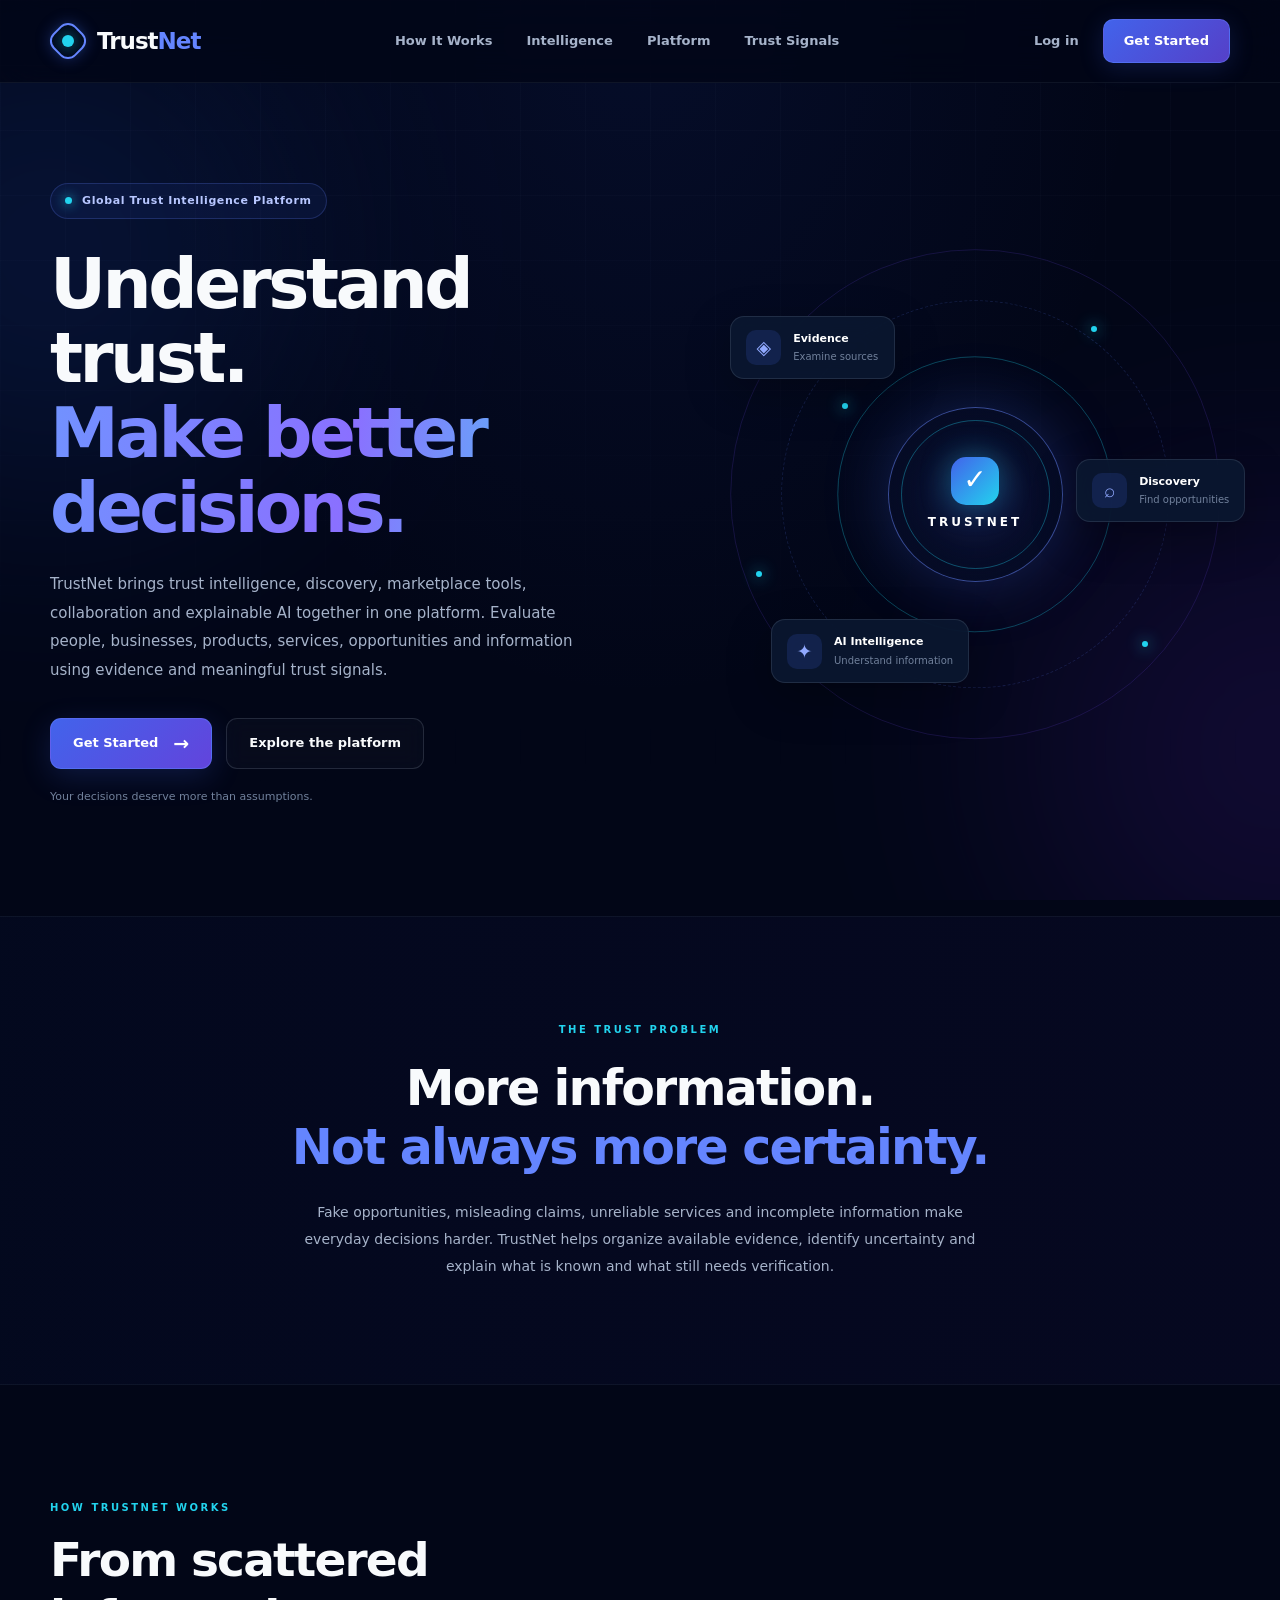
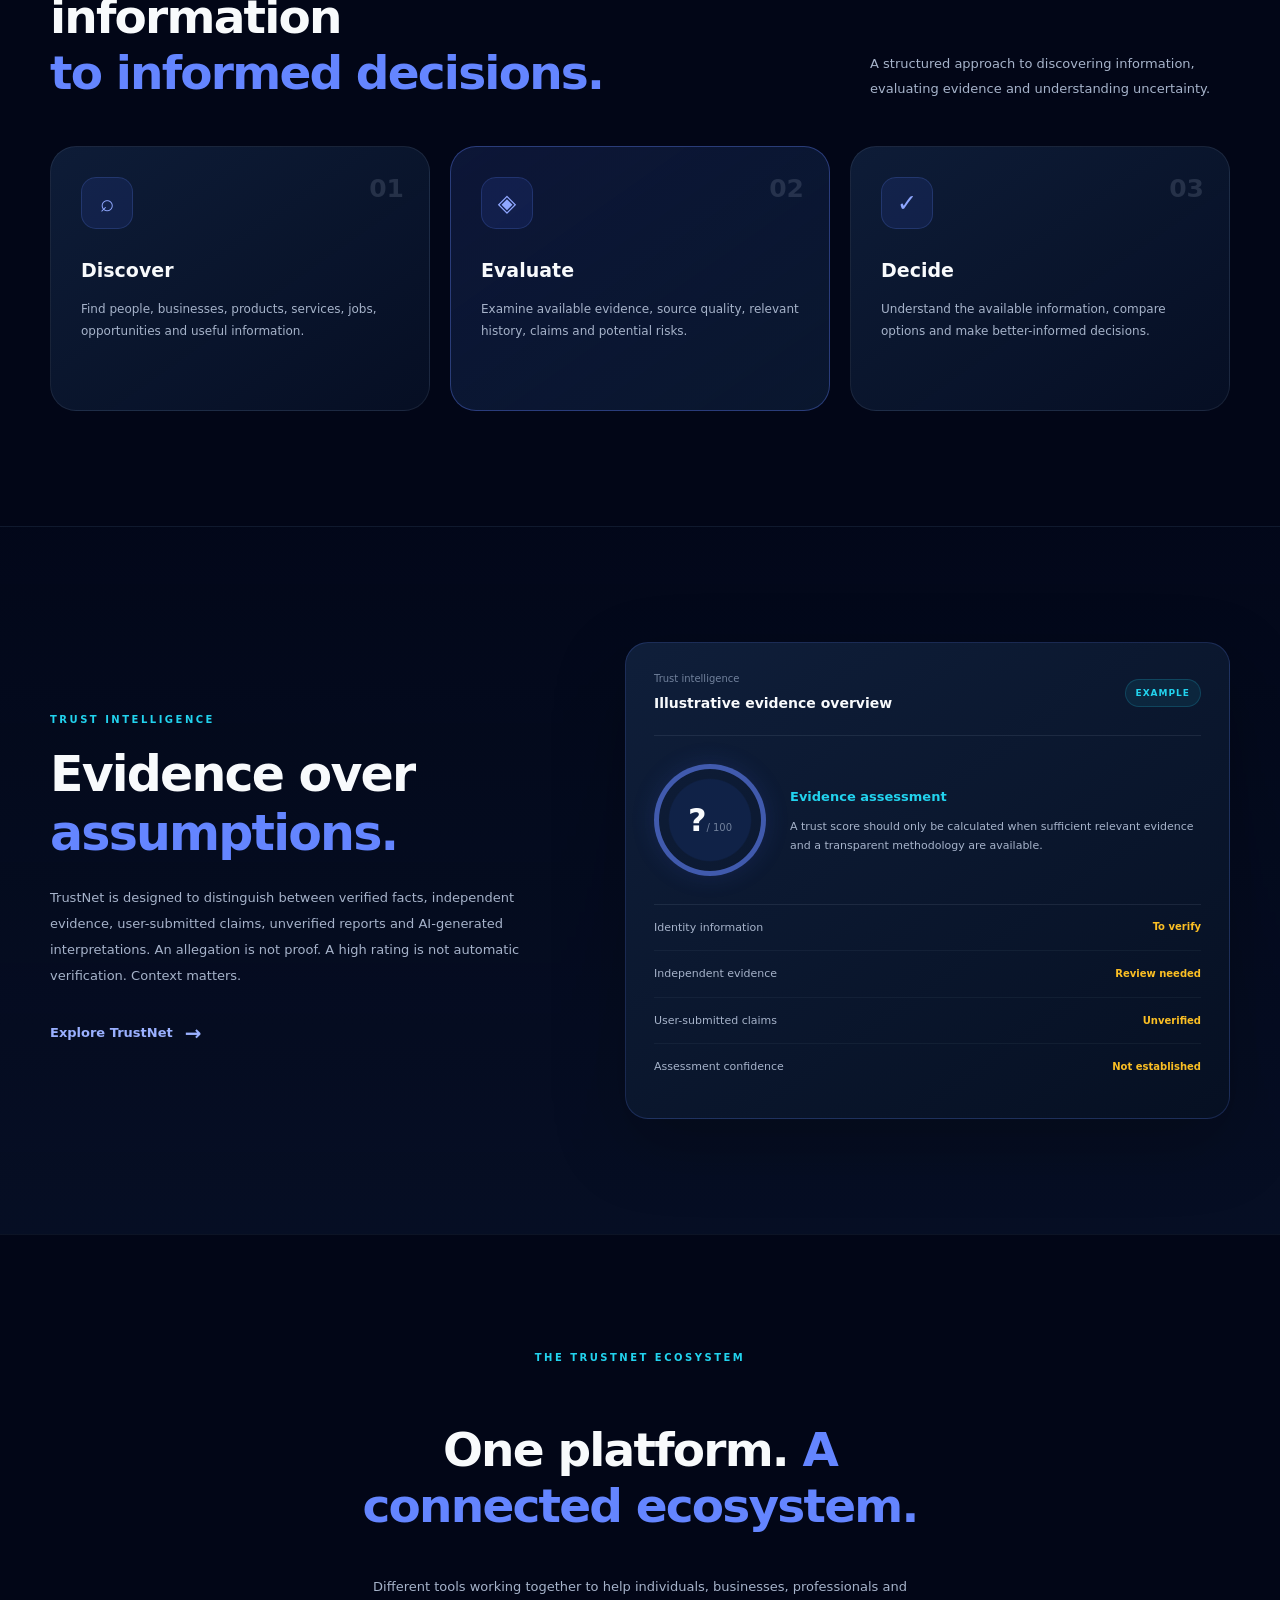
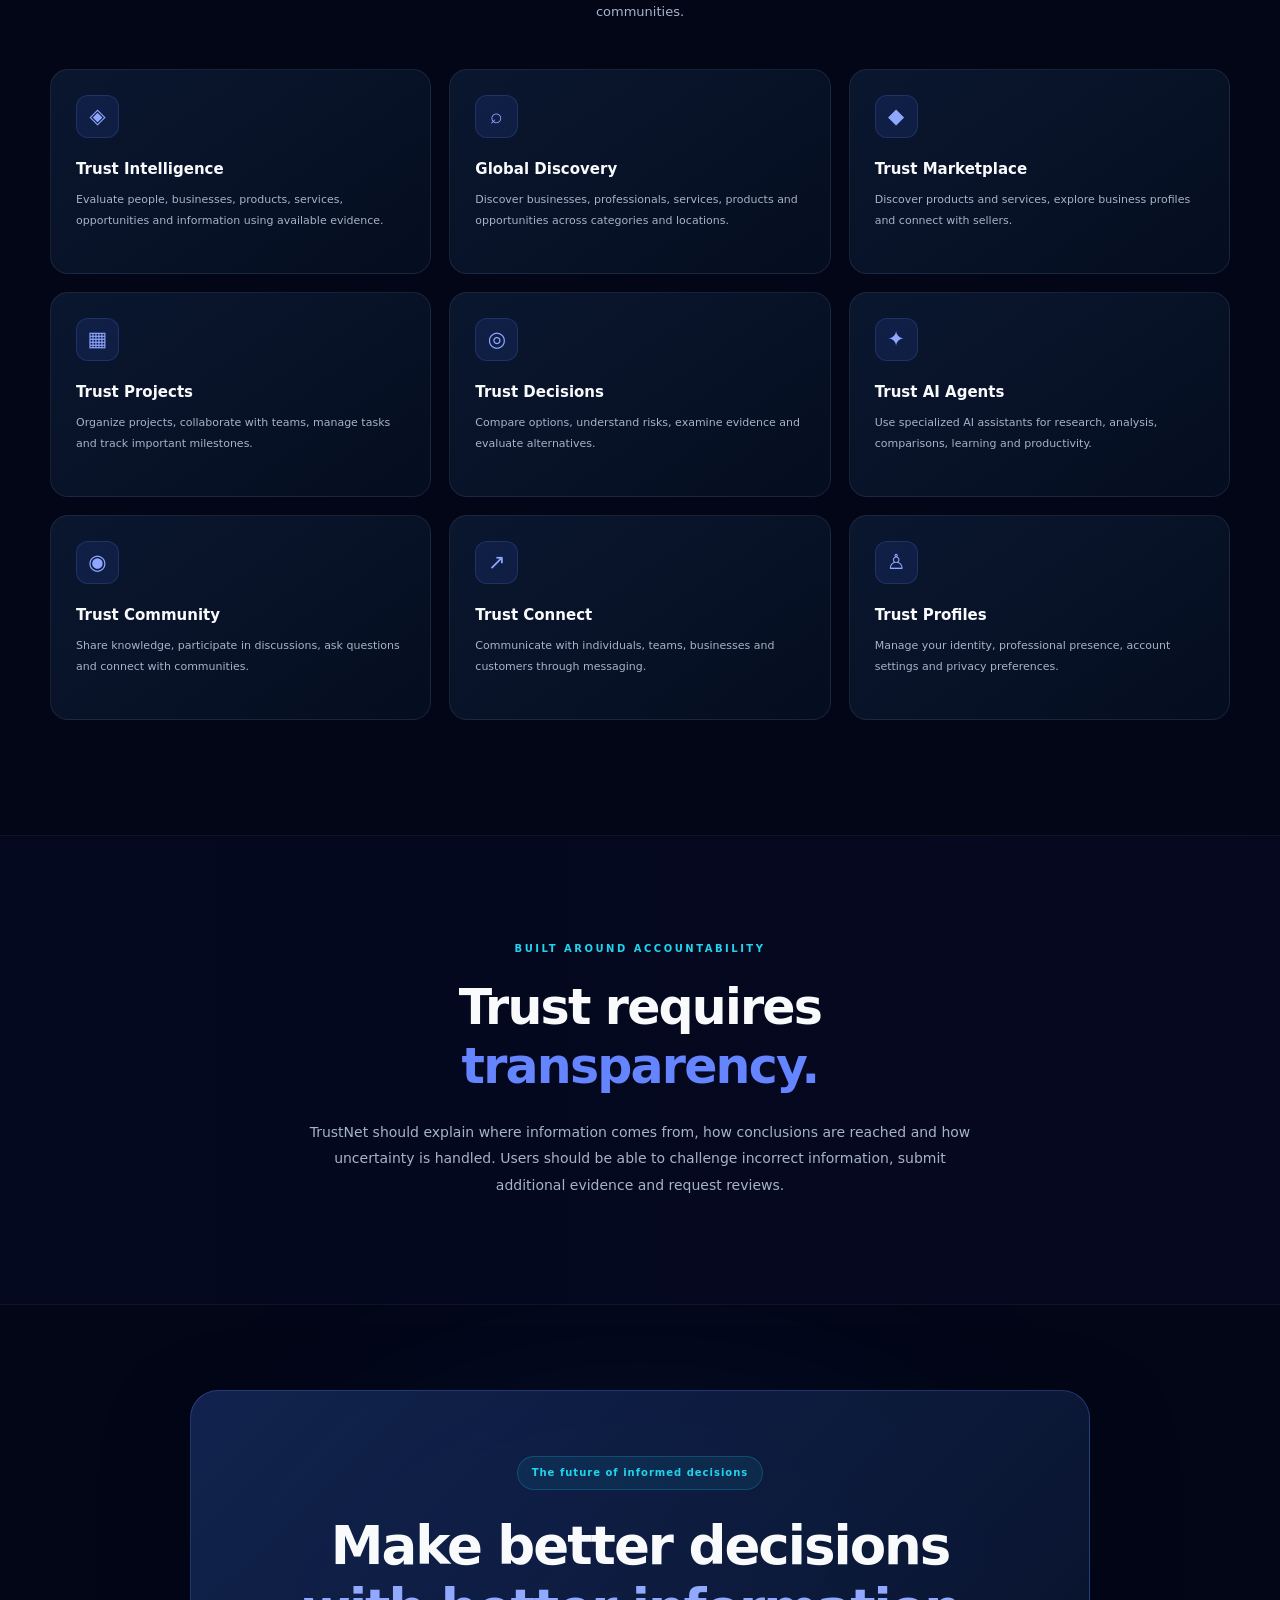
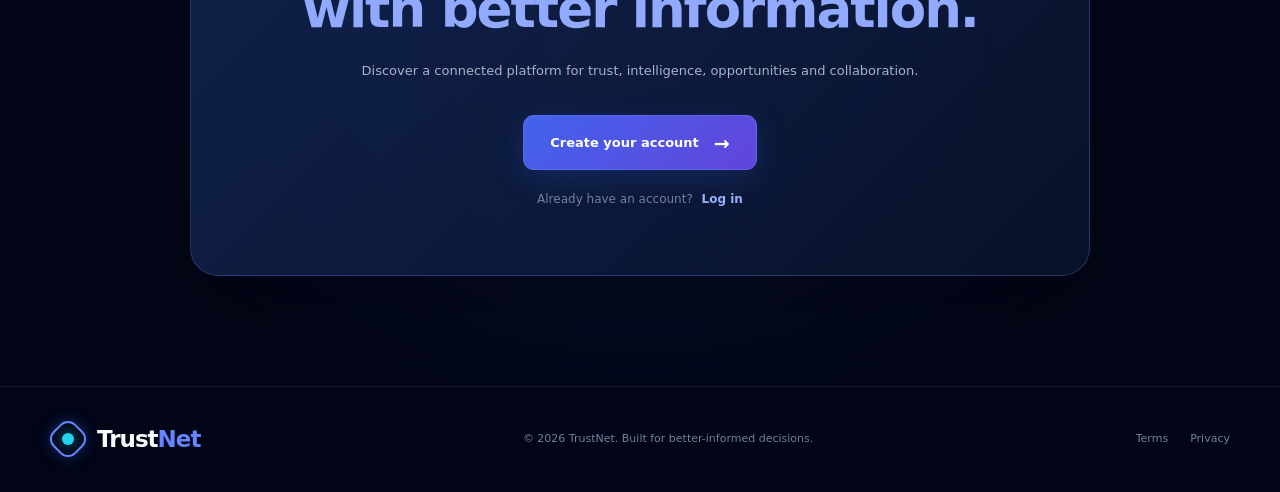
<file: index.html>
<!DOCTYPE html>
<html lang="en">
<head>
    <meta charset="UTF-8">
    <meta name="viewport" content="width=device-width, initial-scale=1.0">

    <meta
        name="description"
        content="TrustNet is a global AI-powered trust, intelligence, discovery and decision platform. Evaluate information, discover opportunities and make better-informed decisions."
    >

    <meta name="theme-color" content="#020617">
    <meta name="robots" content="index, follow">

    <meta property="og:title" content="TrustNet — The Global Trust Intelligence Platform">
    <meta
        property="og:description"
        content="Understand trust, evaluate evidence, discover opportunities and make better-informed decisions."
    >
    <meta property="og:type" content="website">

    <title>TrustNet — Know What to Trust</title>

    <link rel="stylesheet" href="/css/index.css">
</head>

<body>

<div class="page-background">
    <div class="background-grid"></div>

    <div class="background-glow glow-one"></div>
    <div class="background-glow glow-two"></div>
    <div class="background-glow glow-three"></div>
</div>

<header class="site-header" id="siteHeader">

    <div class="header-inner">

        <a href="/" class="brand" aria-label="TrustNet home">

            <span class="brand-mark" aria-hidden="true">
                <span class="brand-mark-ring"></span>
                <span class="brand-mark-core"></span>
            </span>

            <span class="brand-name">
                Trust<span>Net</span>
            </span>

        </a>

        <nav class="main-navigation" aria-label="Main navigation">

            <a href="#how-it-works">How It Works</a>
            <a href="#intelligence">Intelligence</a>
            <a href="#platform">Platform</a>
            <a href="#signals">Trust Signals</a>

        </nav>

        <div class="header-actions">

            <a href="/login.html" class="login-link">
                Log in
            </a>

            <a href="/auth-choice.html" class="header-button">
                Get Started
            </a>

        </div>

        <button
            class="menu-button"
            id="menuButton"
            type="button"
            aria-label="Open navigation"
            aria-expanded="false"
            aria-controls="mobileNavigation"
        >
            <span></span>
            <span></span>
            <span></span>
        </button>

    </div>

    <nav
        class="mobile-navigation"
        id="mobileNavigation"
        aria-label="Mobile navigation"
        aria-hidden="true"
    >

        <a href="#how-it-works">How It Works</a>
        <a href="#intelligence">Intelligence</a>
        <a href="#platform">Platform</a>
        <a href="#signals">Trust Signals</a>

        <a href="/login.html" class="mobile-login">
            Log in
        </a>

        <a href="/auth-choice.html" class="mobile-signup">
            Get Started
        </a>

    </nav>

</header>


<main>

    <!-- HERO -->

    <section class="hero-section">

        <div class="section-container hero-container">

            <div class="hero-content">

                <div class="hero-badge">
                    <span class="badge-dot"></span>
                    <span>Global Trust Intelligence Platform</span>
                </div>

                <h1 class="hero-title">
                    Understand trust.
                    <span class="hero-title-gradient">
                        Make better decisions.
                    </span>
                </h1>

                <p class="hero-description">
                    TrustNet brings trust intelligence, discovery,
                    marketplace tools, collaboration and explainable
                    AI together in one platform.

                    Evaluate people, businesses, products, services,
                    opportunities and information using evidence
                    and meaningful trust signals.
                </p>

                <div class="hero-actions">

                    <a href="/auth-choice.html" class="primary-button">
                        <span>Get Started</span>
                        <span class="button-arrow">→</span>
                    </a>

                    <a href="#platform" class="secondary-button">
                        Explore the platform
                    </a>

                </div>

                <p class="hero-note">
                    Your decisions deserve more than assumptions.
                </p>

            </div>


            <div class="hero-visual" aria-hidden="true">

                <div class="visual-orbit orbit-one"></div>
                <div class="visual-orbit orbit-two"></div>
                <div class="visual-orbit orbit-three"></div>

                <div class="trust-core">

                    <div class="trust-core-inner">
                        <span class="trust-core-check">✓</span>
                        <span class="trust-core-label">TRUSTNET</span>
                    </div>

                </div>

                <div class="floating-card card-top">

                    <div class="floating-card-icon">◈</div>

                    <div>
                        <strong>Evidence</strong>
                        <span>Examine sources</span>
                    </div>

                </div>

                <div class="floating-card card-right">

                    <div class="floating-card-icon">⌕</div>

                    <div>
                        <strong>Discovery</strong>
                        <span>Find opportunities</span>
                    </div>

                </div>

                <div class="floating-card card-bottom">

                    <div class="floating-card-icon">✦</div>

                    <div>
                        <strong>AI Intelligence</strong>
                        <span>Understand information</span>
                    </div>

                </div>

                <span class="visual-particle particle-one"></span>
                <span class="visual-particle particle-two"></span>
                <span class="visual-particle particle-three"></span>
                <span class="visual-particle particle-four"></span>

            </div>

        </div>

    </section>


    <!-- TRUST PROBLEM -->

    <section class="statement-section">

        <div class="section-container statement-container">

            <p class="section-label">
                THE TRUST PROBLEM
            </p>

            <h2>
                More information.
                <span>Not always more certainty.</span>
            </h2>

            <p>
                Fake opportunities, misleading claims, unreliable
                services and incomplete information make everyday
                decisions harder.

                TrustNet helps organize available evidence,
                identify uncertainty and explain what is known
                and what still needs verification.
            </p>

        </div>

    </section>


    <!-- HOW IT WORKS -->

    <section class="how-section" id="how-it-works">

        <div class="section-container">

            <div class="section-header">

                <div>

                    <p class="section-label">
                        HOW TRUSTNET WORKS
                    </p>

                    <h2>
                        From scattered information
                        <span>to informed decisions.</span>
                    </h2>

                </div>

                <p class="section-header-description">
                    A structured approach to discovering information,
                    evaluating evidence and understanding uncertainty.
                </p>

            </div>


            <div class="process-grid">

                <article class="process-card">

                    <span class="process-number">01</span>

                    <div class="process-icon">⌕</div>

                    <h3>Discover</h3>

                    <p>
                        Find people, businesses, products, services,
                        jobs, opportunities and useful information.
                    </p>

                </article>


                <article class="process-card featured">

                    <span class="process-number">02</span>

                    <div class="process-icon">◈</div>

                    <h3>Evaluate</h3>

                    <p>
                        Examine available evidence, source quality,
                        relevant history, claims and potential risks.
                    </p>

                </article>


                <article class="process-card">

                    <span class="process-number">03</span>

                    <div class="process-icon">✓</div>

                    <h3>Decide</h3>

                    <p>
                        Understand the available information,
                        compare options and make better-informed decisions.
                    </p>

                </article>

            </div>

        </div>

    </section>


    <!-- TRUST INTELLIGENCE -->

    <section class="signals-section" id="intelligence">

        <div class="section-container">

            <div class="signals-layout">

                <div class="signals-content">

                    <p class="section-label">
                        TRUST INTELLIGENCE
                    </p>

                    <h2>
                        Evidence over
                        <span>assumptions.</span>
                    </h2>

                    <p>
                        TrustNet is designed to distinguish between
                        verified facts, independent evidence,
                        user-submitted claims, unverified reports
                        and AI-generated interpretations.

                        An allegation is not proof. A high rating
                        is not automatic verification. Context matters.
                    </p>

                    <a href="/auth-choice.html" class="text-button">
                        Explore TrustNet
                        <span>→</span>
                    </a>

                </div>


                <div class="signal-panel">

                    <div class="signal-panel-header">

                        <div>
                            <span>Trust intelligence</span>
                            <strong>Illustrative evidence overview</strong>
                        </div>

                        <span class="analysis-status">
                            EXAMPLE
                        </span>

                    </div>


                    <div class="score-area">

                        <div class="score-circle">

                            <div>
                                <strong>?</strong>
                                <span> / 100</span>
                            </div>

                        </div>

                        <div class="score-description">

                            <span class="score-status">
                                Evidence assessment
                            </span>

                            <p>
                                A trust score should only be calculated
                                when sufficient relevant evidence and
                                a transparent methodology are available.
                            </p>

                        </div>

                    </div>


                    <div class="signal-list">

                        <div class="signal-row">

                            <span class="signal-name">
                                Identity information
                            </span>

                            <span class="signal-value neutral">
                                To verify
                            </span>

                        </div>

                        <div class="signal-row">

                            <span class="signal-name">
                                Independent evidence
                            </span>

                            <span class="signal-value neutral">
                                Review needed
                            </span>

                        </div>

                        <div class="signal-row">

                            <span class="signal-name">
                                User-submitted claims
                            </span>

                            <span class="signal-value neutral">
                                Unverified
                            </span>

                        </div>

                        <div class="signal-row">

                            <span class="signal-name">
                                Assessment confidence
                            </span>

                            <span class="signal-value neutral">
                                Not established
                            </span>

                        </div>

                    </div>

                </div>

            </div>

        </div>

    </section>


    <!-- PLATFORM MODULES -->

    <section class="areas-section" id="platform">

        <div class="section-container">

            <div class="section-header centered">

                <p class="section-label">
                    THE TRUSTNET ECOSYSTEM
                </p>

                <h2>
                    One platform.
                    <span>A connected ecosystem.</span>
                </h2>

                <p class="section-header-description">
                    Different tools working together to help individuals,
                    businesses, professionals and communities.
                </p>

            </div>


            <div class="areas-grid">

                <article class="area-card">

                    <div class="area-icon">◈</div>

                    <h3>Trust Intelligence</h3>

                    <p>
                        Evaluate people, businesses, products,
                        services, opportunities and information
                        using available evidence.
                    </p>

                </article>


                <article class="area-card">

                    <div class="area-icon">⌕</div>

                    <h3>Global Discovery</h3>

                    <p>
                        Discover businesses, professionals,
                        services, products and opportunities
                        across categories and locations.
                    </p>

                </article>


                <article class="area-card">

                    <div class="area-icon">◆</div>

                    <h3>Trust Marketplace</h3>

                    <p>
                        Discover products and services, explore
                        business profiles and connect with sellers.
                    </p>

                </article>


                <article class="area-card">

                    <div class="area-icon">▦</div>

                    <h3>Trust Projects</h3>

                    <p>
                        Organize projects, collaborate with teams,
                        manage tasks and track important milestones.
                    </p>

                </article>


                <article class="area-card">

                    <div class="area-icon">◎</div>

                    <h3>Trust Decisions</h3>

                    <p>
                        Compare options, understand risks,
                        examine evidence and evaluate alternatives.
                    </p>

                </article>


                <article class="area-card">

                    <div class="area-icon">✦</div>

                    <h3>Trust AI Agents</h3>

                    <p>
                        Use specialized AI assistants for research,
                        analysis, comparisons, learning and productivity.
                    </p>

                </article>


                <article class="area-card">

                    <div class="area-icon">◉</div>

                    <h3>Trust Community</h3>

                    <p>
                        Share knowledge, participate in discussions,
                        ask questions and connect with communities.
                    </p>

                </article>


                <article class="area-card">

                    <div class="area-icon">↗</div>

                    <h3>Trust Connect</h3>

                    <p>
                        Communicate with individuals, teams,
                        businesses and customers through messaging.
                    </p>

                </article>


                <article class="area-card">

                    <div class="area-icon">♙</div>

                    <h3>Trust Profiles</h3>

                    <p>
                        Manage your identity, professional presence,
                        account settings and privacy preferences.
                    </p>

                </article>

            </div>

        </div>

    </section>


    <!-- PLATFORM PRINCIPLES -->

    <section class="statement-section" id="principles">

        <div class="section-container statement-container">

            <p class="section-label">
                BUILT AROUND ACCOUNTABILITY
            </p>

            <h2>
                Trust requires
                <span>transparency.</span>
            </h2>

            <p>
                TrustNet should explain where information comes from,
                how conclusions are reached and how uncertainty is handled.

                Users should be able to challenge incorrect information,
                submit additional evidence and request reviews.
            </p>

        </div>

    </section>


    <!-- FINAL CTA -->

    <section class="final-cta-section">

        <div class="final-cta-glow"></div>

        <div class="section-container">

            <div class="final-cta">

                <span class="final-cta-badge">
                    The future of informed decisions
                </span>

                <h2>
                    Make better decisions
                    <span>with better information.</span>
                </h2>

                <p>
                    Discover a connected platform for trust,
                    intelligence, opportunities and collaboration.
                </p>

                <div class="final-cta-actions">

                    <a
                        href="/auth-choice.html"
                        class="primary-button large"
                    >
                        <span>Create your account</span>
                        <span class="button-arrow">→</span>
                    </a>

                    <a href="/login.html" class="final-login">
                        Already have an account?
                        <span>Log in</span>
                    </a>

                </div>

            </div>

        </div>

    </section>

</main>


<!-- FOOTER -->

<footer class="site-footer">

    <div class="section-container footer-inner">

        <a href="/" class="brand" aria-label="TrustNet home">

            <span class="brand-mark" aria-hidden="true">
                <span class="brand-mark-ring"></span>
                <span class="brand-mark-core"></span>
            </span>

            <span class="brand-name">
                Trust<span>Net</span>
            </span>

        </a>

        <p>
            © 2026 TrustNet. Built for better-informed decisions.
        </p>

        <div class="footer-links">

            <a href="/terms.html">Terms</a>
            <a href="/privacy.html">Privacy</a>

        </div>

    </div>

</footer>


<script type="module" src="/js/index.js"></script>

</body>
</html>
</file>
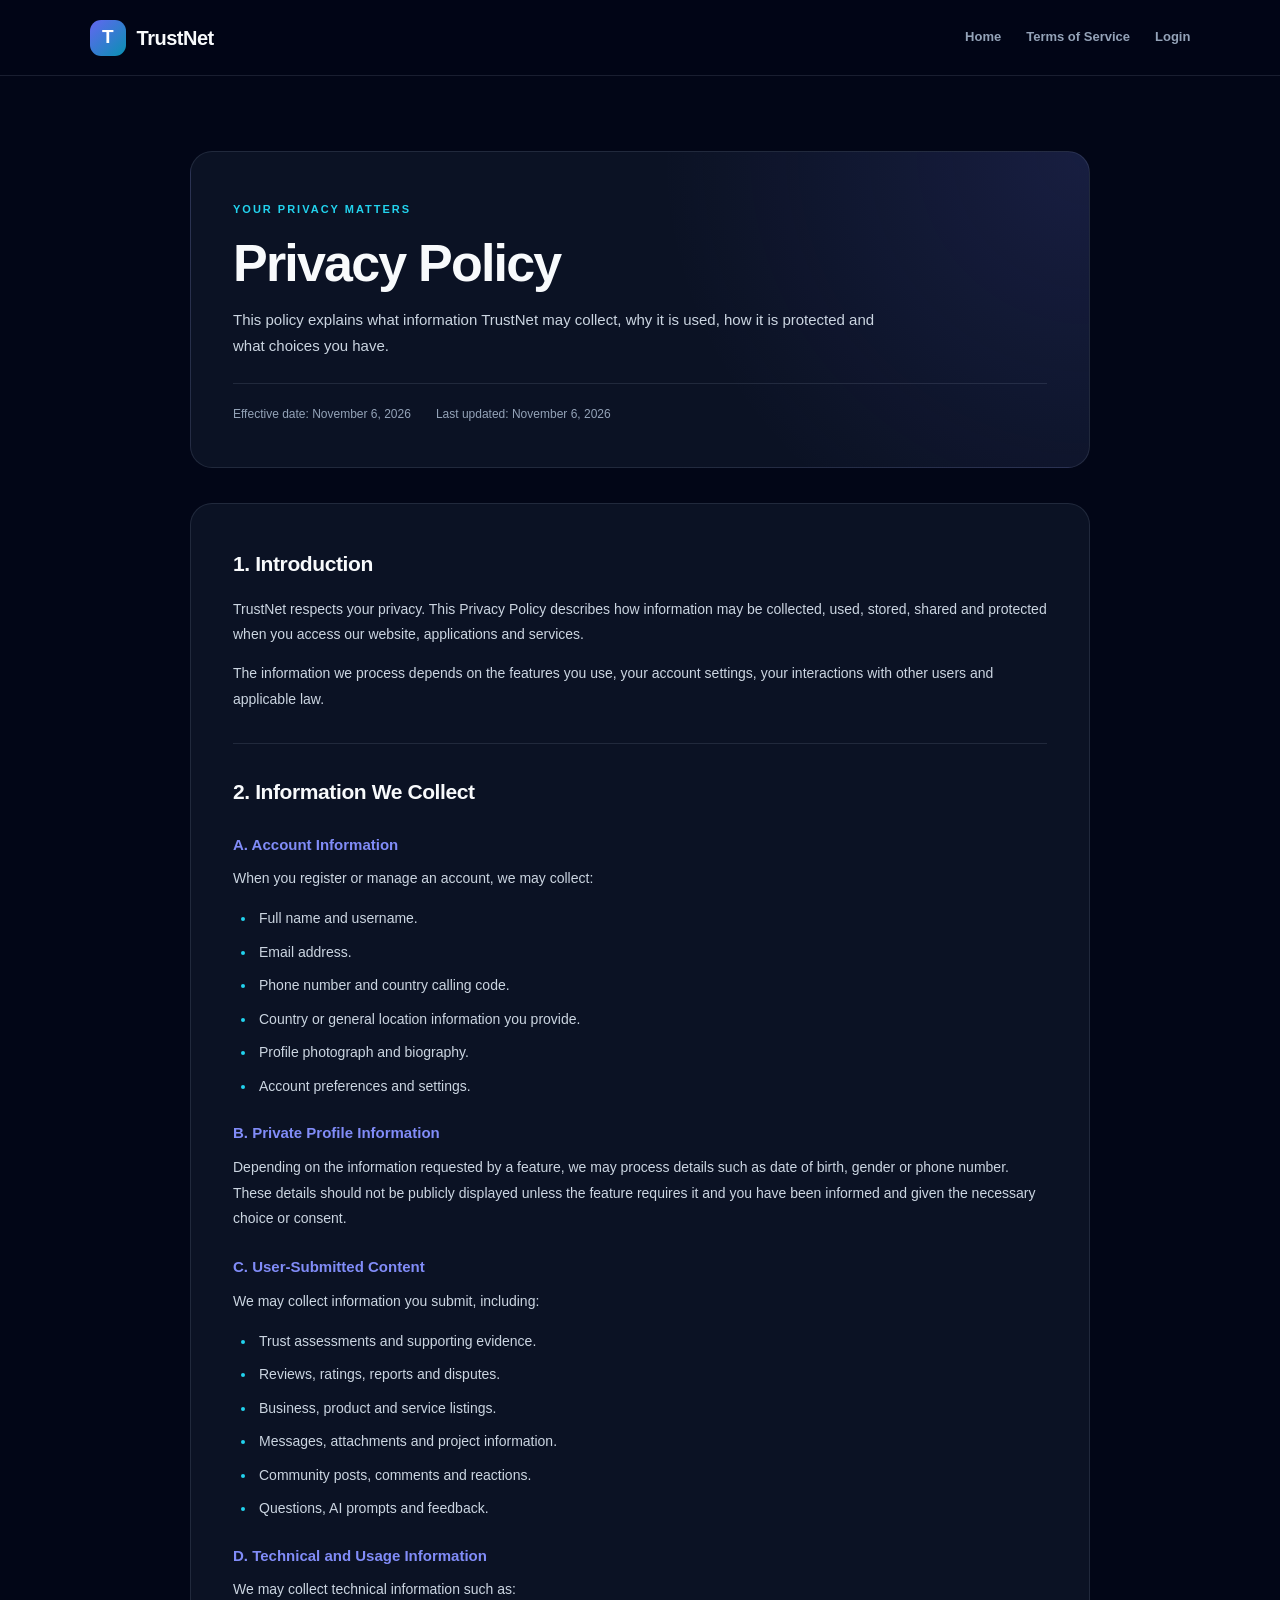
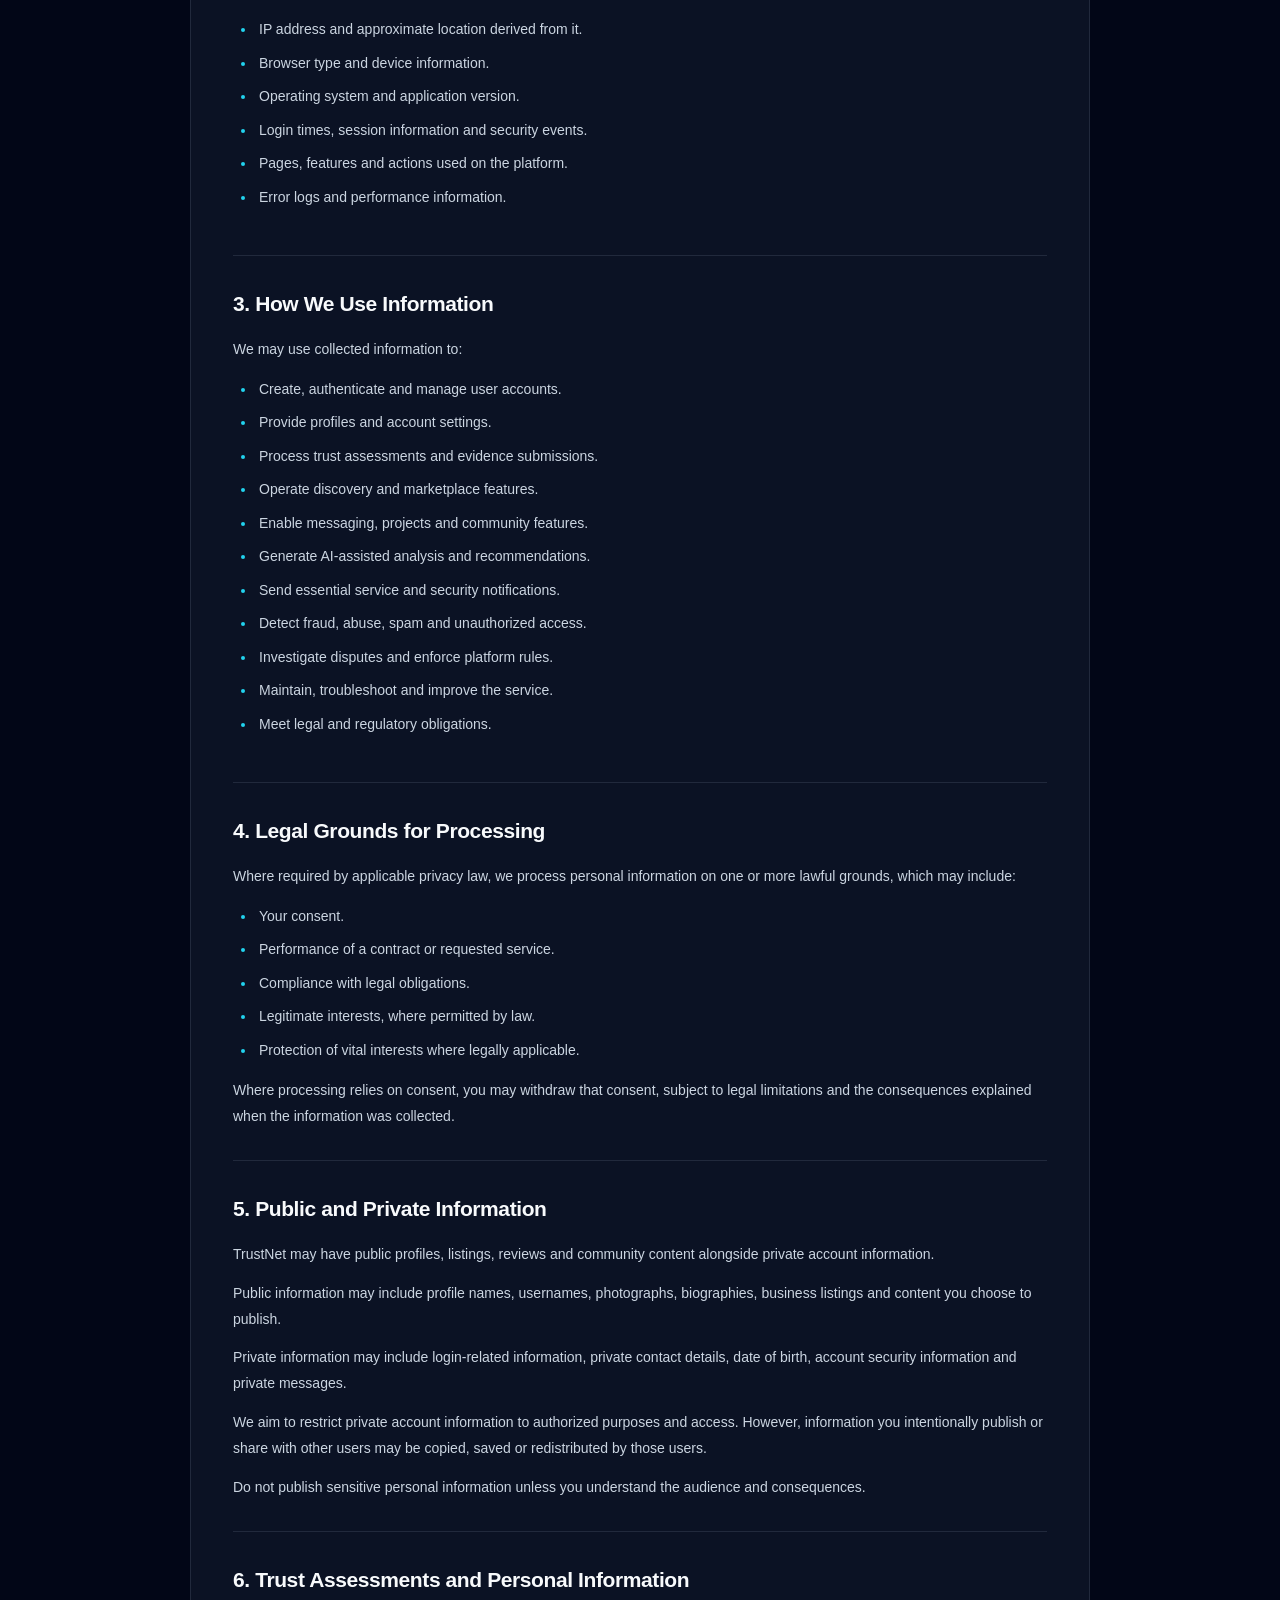
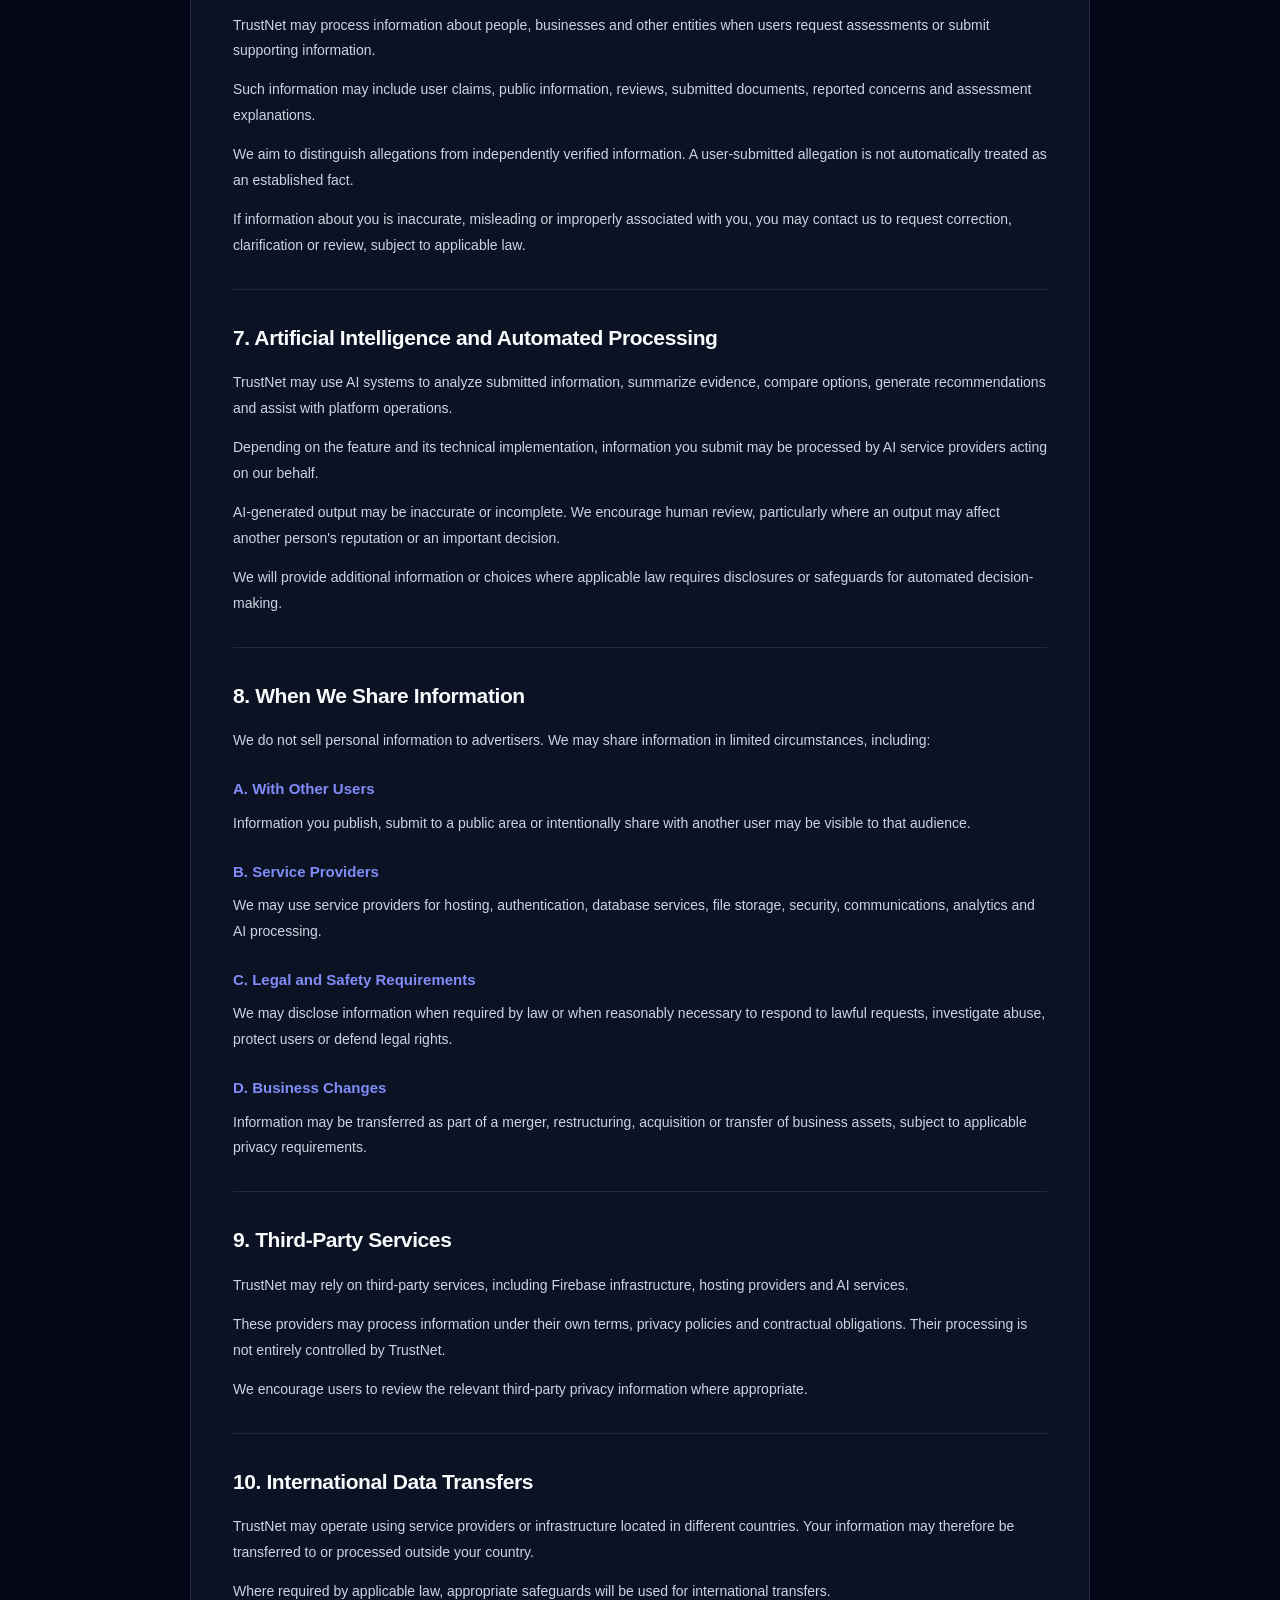
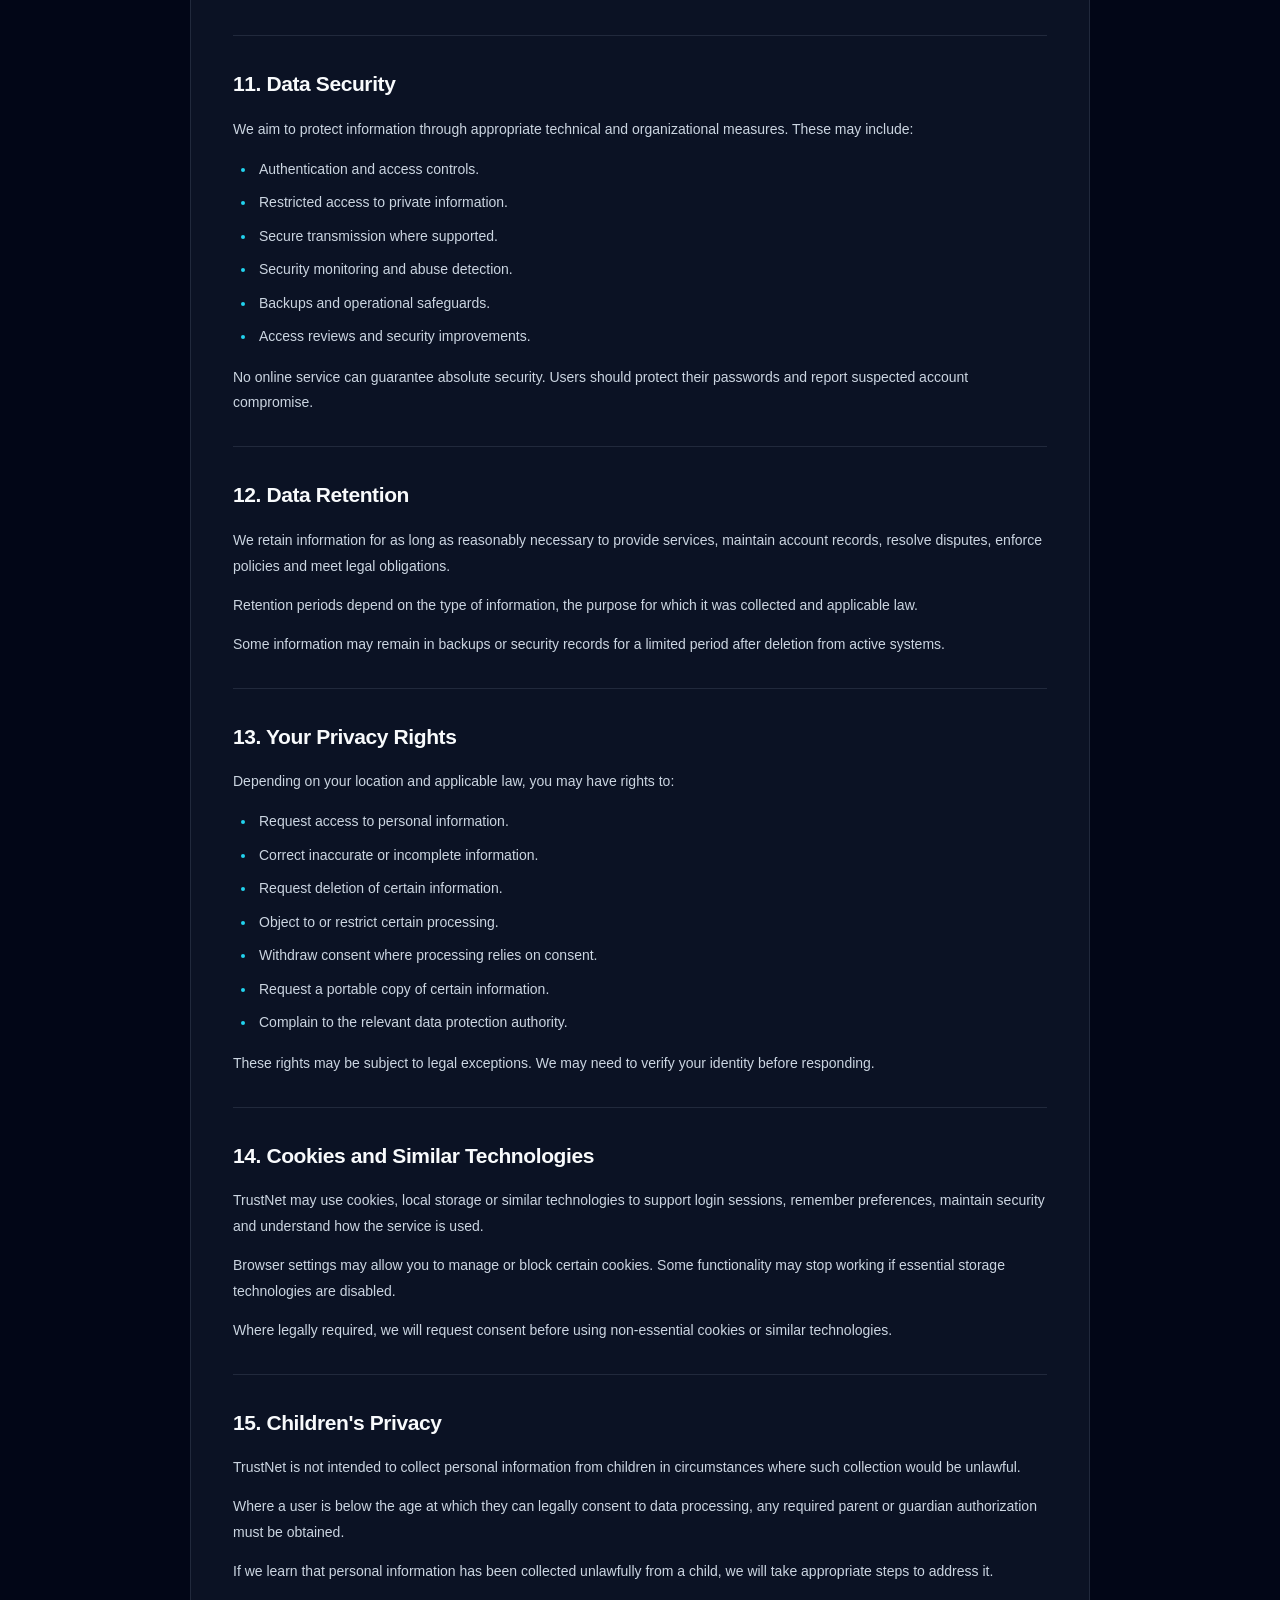
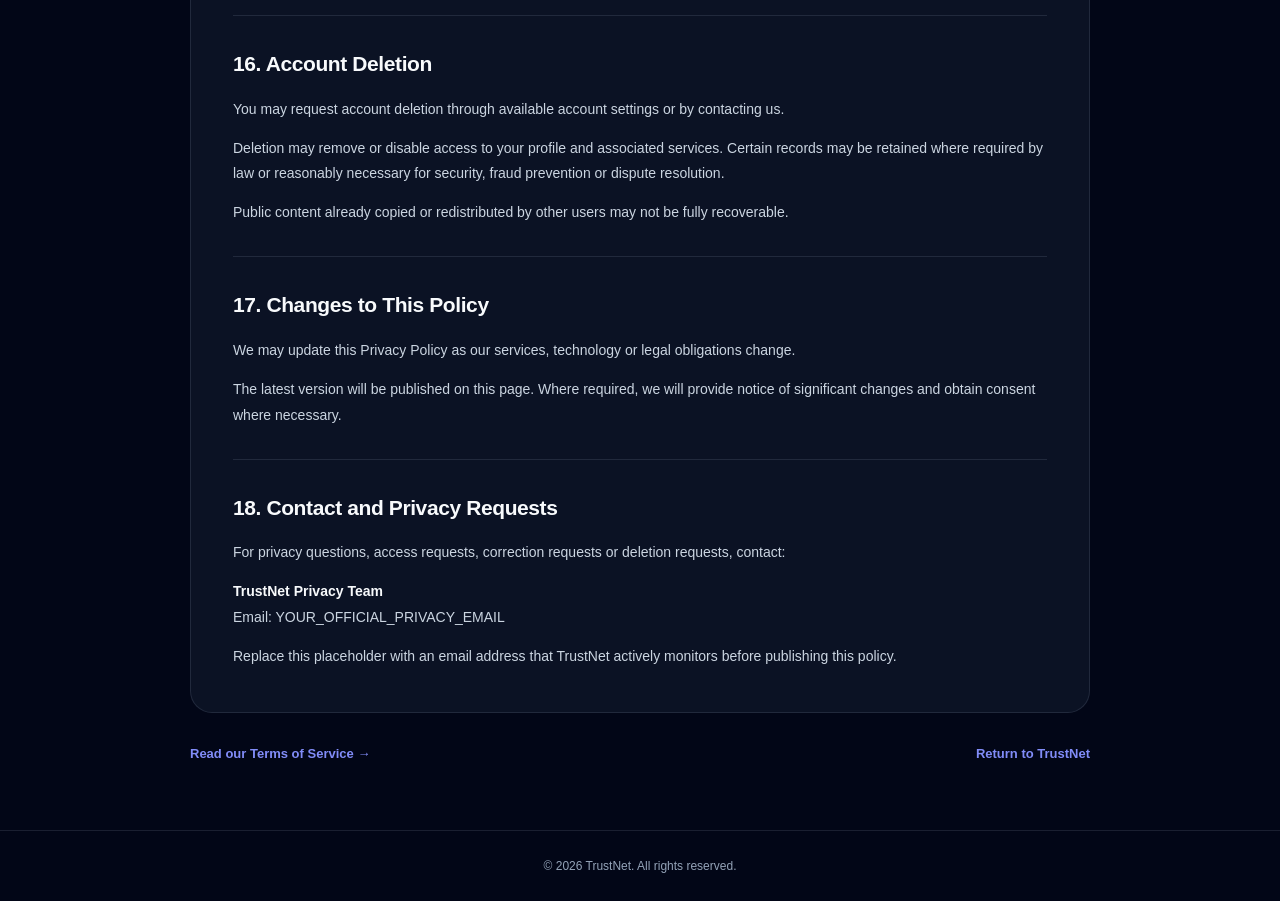
<file: privacy.html>
<!DOCTYPE html>
<html lang="en">
<head>
  <meta charset="UTF-8">
  <meta name="viewport" content="width=device-width, initial-scale=1.0">
  <meta name="description" content="Learn how TrustNet collects, uses, protects and manages personal information.">
  <meta name="theme-color" content="#020617">
  <title>Privacy Policy | TrustNet</title>
  <link rel="stylesheet" href="/css/legal.css">
</head>

<body>
  <header class="legal-header">
    <a href="/" class="brand">
      <span class="brand-mark">T</span>
      <span>TrustNet</span>
    </a>

    <nav>
      <a href="/">Home</a>
      <a href="/terms.html">Terms of Service</a>
      <a href="/login.html">Login</a>
    </nav>
  </header>

  <main class="legal-container">
    <div class="legal-intro">
      <span class="eyebrow">YOUR PRIVACY MATTERS</span>
      <h1>Privacy Policy</h1>
      <p>
        This policy explains what information TrustNet may collect,
        why it is used, how it is protected and what choices you have.
      </p>
      <div class="legal-meta">
        <span>Effective date: November 6, 2026</span>
        <span>Last updated: November 6, 2026</span>
      </div>
    </div>

    <article class="legal-content">

      <section>
        <h2>1. Introduction</h2>
        <p>
          TrustNet respects your privacy. This Privacy Policy describes
          how information may be collected, used, stored, shared and
          protected when you access our website, applications and
          services.
        </p>
        <p>
          The information we process depends on the features you use,
          your account settings, your interactions with other users
          and applicable law.
        </p>
      </section>

      <section>
        <h2>2. Information We Collect</h2>

        <h3>A. Account Information</h3>
        <p>
          When you register or manage an account, we may collect:
        </p>
        <ul>
          <li>Full name and username.</li>
          <li>Email address.</li>
          <li>Phone number and country calling code.</li>
          <li>Country or general location information you provide.</li>
          <li>Profile photograph and biography.</li>
          <li>Account preferences and settings.</li>
        </ul>

        <h3>B. Private Profile Information</h3>
        <p>
          Depending on the information requested by a feature, we may
          process details such as date of birth, gender or phone number.
          These details should not be publicly displayed unless the
          feature requires it and you have been informed and given
          the necessary choice or consent.
        </p>

        <h3>C. User-Submitted Content</h3>
        <p>
          We may collect information you submit, including:
        </p>
        <ul>
          <li>Trust assessments and supporting evidence.</li>
          <li>Reviews, ratings, reports and disputes.</li>
          <li>Business, product and service listings.</li>
          <li>Messages, attachments and project information.</li>
          <li>Community posts, comments and reactions.</li>
          <li>Questions, AI prompts and feedback.</li>
        </ul>

        <h3>D. Technical and Usage Information</h3>
        <p>
          We may collect technical information such as:
        </p>
        <ul>
          <li>IP address and approximate location derived from it.</li>
          <li>Browser type and device information.</li>
          <li>Operating system and application version.</li>
          <li>Login times, session information and security events.</li>
          <li>Pages, features and actions used on the platform.</li>
          <li>Error logs and performance information.</li>
        </ul>
      </section>

      <section>
        <h2>3. How We Use Information</h2>
        <p>We may use collected information to:</p>
        <ul>
          <li>Create, authenticate and manage user accounts.</li>
          <li>Provide profiles and account settings.</li>
          <li>Process trust assessments and evidence submissions.</li>
          <li>Operate discovery and marketplace features.</li>
          <li>Enable messaging, projects and community features.</li>
          <li>Generate AI-assisted analysis and recommendations.</li>
          <li>Send essential service and security notifications.</li>
          <li>Detect fraud, abuse, spam and unauthorized access.</li>
          <li>Investigate disputes and enforce platform rules.</li>
          <li>Maintain, troubleshoot and improve the service.</li>
          <li>Meet legal and regulatory obligations.</li>
        </ul>
      </section>

      <section>
        <h2>4. Legal Grounds for Processing</h2>
        <p>
          Where required by applicable privacy law, we process personal
          information on one or more lawful grounds, which may include:
        </p>
        <ul>
          <li>Your consent.</li>
          <li>Performance of a contract or requested service.</li>
          <li>Compliance with legal obligations.</li>
          <li>Legitimate interests, where permitted by law.</li>
          <li>Protection of vital interests where legally applicable.</li>
        </ul>
        <p>
          Where processing relies on consent, you may withdraw that
          consent, subject to legal limitations and the consequences
          explained when the information was collected.
        </p>
      </section>

      <section>
        <h2>5. Public and Private Information</h2>
        <p>
          TrustNet may have public profiles, listings, reviews and
          community content alongside private account information.
        </p>
        <p>
          Public information may include profile names, usernames,
          photographs, biographies, business listings and content
          you choose to publish.
        </p>
        <p>
          Private information may include login-related information,
          private contact details, date of birth, account security
          information and private messages.
        </p>
        <p>
          We aim to restrict private account information to authorized
          purposes and access. However, information you intentionally
          publish or share with other users may be copied, saved or
          redistributed by those users.
        </p>
        <p>
          Do not publish sensitive personal information unless you
          understand the audience and consequences.
        </p>
      </section>

      <section>
        <h2>6. Trust Assessments and Personal Information</h2>
        <p>
          TrustNet may process information about people, businesses
          and other entities when users request assessments or submit
          supporting information.
        </p>
        <p>
          Such information may include user claims, public information,
          reviews, submitted documents, reported concerns and
          assessment explanations.
        </p>
        <p>
          We aim to distinguish allegations from independently
          verified information. A user-submitted allegation is not
          automatically treated as an established fact.
        </p>
        <p>
          If information about you is inaccurate, misleading or
          improperly associated with you, you may contact us to
          request correction, clarification or review, subject
          to applicable law.
        </p>
      </section>

      <section>
        <h2>7. Artificial Intelligence and Automated Processing</h2>
        <p>
          TrustNet may use AI systems to analyze submitted information,
          summarize evidence, compare options, generate recommendations
          and assist with platform operations.
        </p>
        <p>
          Depending on the feature and its technical implementation,
          information you submit may be processed by AI service
          providers acting on our behalf.
        </p>
        <p>
          AI-generated output may be inaccurate or incomplete. We
          encourage human review, particularly where an output may
          affect another person's reputation or an important decision.
        </p>
        <p>
          We will provide additional information or choices where
          applicable law requires disclosures or safeguards for
          automated decision-making.
        </p>
      </section>

      <section>
        <h2>8. When We Share Information</h2>
        <p>
          We do not sell personal information to advertisers.
          We may share information in limited circumstances, including:
        </p>

        <h3>A. With Other Users</h3>
        <p>
          Information you publish, submit to a public area or
          intentionally share with another user may be visible
          to that audience.
        </p>

        <h3>B. Service Providers</h3>
        <p>
          We may use service providers for hosting, authentication,
          database services, file storage, security, communications,
          analytics and AI processing.
        </p>

        <h3>C. Legal and Safety Requirements</h3>
        <p>
          We may disclose information when required by law or when
          reasonably necessary to respond to lawful requests,
          investigate abuse, protect users or defend legal rights.
        </p>

        <h3>D. Business Changes</h3>
        <p>
          Information may be transferred as part of a merger,
          restructuring, acquisition or transfer of business assets,
          subject to applicable privacy requirements.
        </p>
      </section>

      <section>
        <h2>9. Third-Party Services</h2>
        <p>
          TrustNet may rely on third-party services, including
          Firebase infrastructure, hosting providers and AI services.
        </p>
        <p>
          These providers may process information under their own
          terms, privacy policies and contractual obligations.
          Their processing is not entirely controlled by TrustNet.
        </p>
        <p>
          We encourage users to review the relevant third-party
          privacy information where appropriate.
        </p>
      </section>

      <section>
        <h2>10. International Data Transfers</h2>
        <p>
          TrustNet may operate using service providers or infrastructure
          located in different countries. Your information may therefore
          be transferred to or processed outside your country.
        </p>
        <p>
          Where required by applicable law, appropriate safeguards
          will be used for international transfers.
        </p>
      </section>

      <section>
        <h2>11. Data Security</h2>
        <p>
          We aim to protect information through appropriate technical
          and organizational measures. These may include:
        </p>
        <ul>
          <li>Authentication and access controls.</li>
          <li>Restricted access to private information.</li>
          <li>Secure transmission where supported.</li>
          <li>Security monitoring and abuse detection.</li>
          <li>Backups and operational safeguards.</li>
          <li>Access reviews and security improvements.</li>
        </ul>
        <p>
          No online service can guarantee absolute security. Users
          should protect their passwords and report suspected
          account compromise.
        </p>
      </section>

      <section>
        <h2>12. Data Retention</h2>
        <p>
          We retain information for as long as reasonably necessary
          to provide services, maintain account records, resolve
          disputes, enforce policies and meet legal obligations.
        </p>
        <p>
          Retention periods depend on the type of information, the
          purpose for which it was collected and applicable law.
        </p>
        <p>
          Some information may remain in backups or security records
          for a limited period after deletion from active systems.
        </p>
      </section>

      <section>
        <h2>13. Your Privacy Rights</h2>
        <p>
          Depending on your location and applicable law, you may
          have rights to:
        </p>
        <ul>
          <li>Request access to personal information.</li>
          <li>Correct inaccurate or incomplete information.</li>
          <li>Request deletion of certain information.</li>
          <li>Object to or restrict certain processing.</li>
          <li>Withdraw consent where processing relies on consent.</li>
          <li>Request a portable copy of certain information.</li>
          <li>Complain to the relevant data protection authority.</li>
        </ul>
        <p>
          These rights may be subject to legal exceptions. We may
          need to verify your identity before responding.
        </p>
      </section>

      <section>
        <h2>14. Cookies and Similar Technologies</h2>
        <p>
          TrustNet may use cookies, local storage or similar
          technologies to support login sessions, remember
          preferences, maintain security and understand how
          the service is used.
        </p>
        <p>
          Browser settings may allow you to manage or block certain
          cookies. Some functionality may stop working if essential
          storage technologies are disabled.
        </p>
        <p>
          Where legally required, we will request consent before
          using non-essential cookies or similar technologies.
        </p>
      </section>

      <section>
        <h2>15. Children's Privacy</h2>
        <p>
          TrustNet is not intended to collect personal information
          from children in circumstances where such collection
          would be unlawful.
        </p>
        <p>
          Where a user is below the age at which they can legally
          consent to data processing, any required parent or
          guardian authorization must be obtained.
        </p>
        <p>
          If we learn that personal information has been collected
          unlawfully from a child, we will take appropriate steps
          to address it.
        </p>
      </section>

      <section>
        <h2>16. Account Deletion</h2>
        <p>
          You may request account deletion through available
          account settings or by contacting us.
        </p>
        <p>
          Deletion may remove or disable access to your profile
          and associated services. Certain records may be retained
          where required by law or reasonably necessary for
          security, fraud prevention or dispute resolution.
        </p>
        <p>
          Public content already copied or redistributed by other
          users may not be fully recoverable.
        </p>
      </section>

      <section>
        <h2>17. Changes to This Policy</h2>
        <p>
          We may update this Privacy Policy as our services,
          technology or legal obligations change.
        </p>
        <p>
          The latest version will be published on this page.
          Where required, we will provide notice of significant
          changes and obtain consent where necessary.
        </p>
      </section>

      <section>
        <h2>18. Contact and Privacy Requests</h2>
        <p>
          For privacy questions, access requests, correction
          requests or deletion requests, contact:
        </p>
        <p>
          <strong>TrustNet Privacy Team</strong><br>
          Email: YOUR_OFFICIAL_PRIVACY_EMAIL
        </p>
        <p>
          Replace this placeholder with an email address that
          TrustNet actively monitors before publishing this policy.
        </p>
      </section>

    </article>

    <div class="legal-bottom">
      <a href="/terms.html">Read our Terms of Service →</a>
      <a href="/">Return to TrustNet</a>
    </div>
  </main>

  <footer class="legal-footer">
    <p>© <span id="currentYear">2026</span> TrustNet. All rights reserved.</p>
  </footer>

  <script>
    document.getElementById("currentYear").textContent =
      new Date().getFullYear();
  </script>
</body>
</html>
</file>
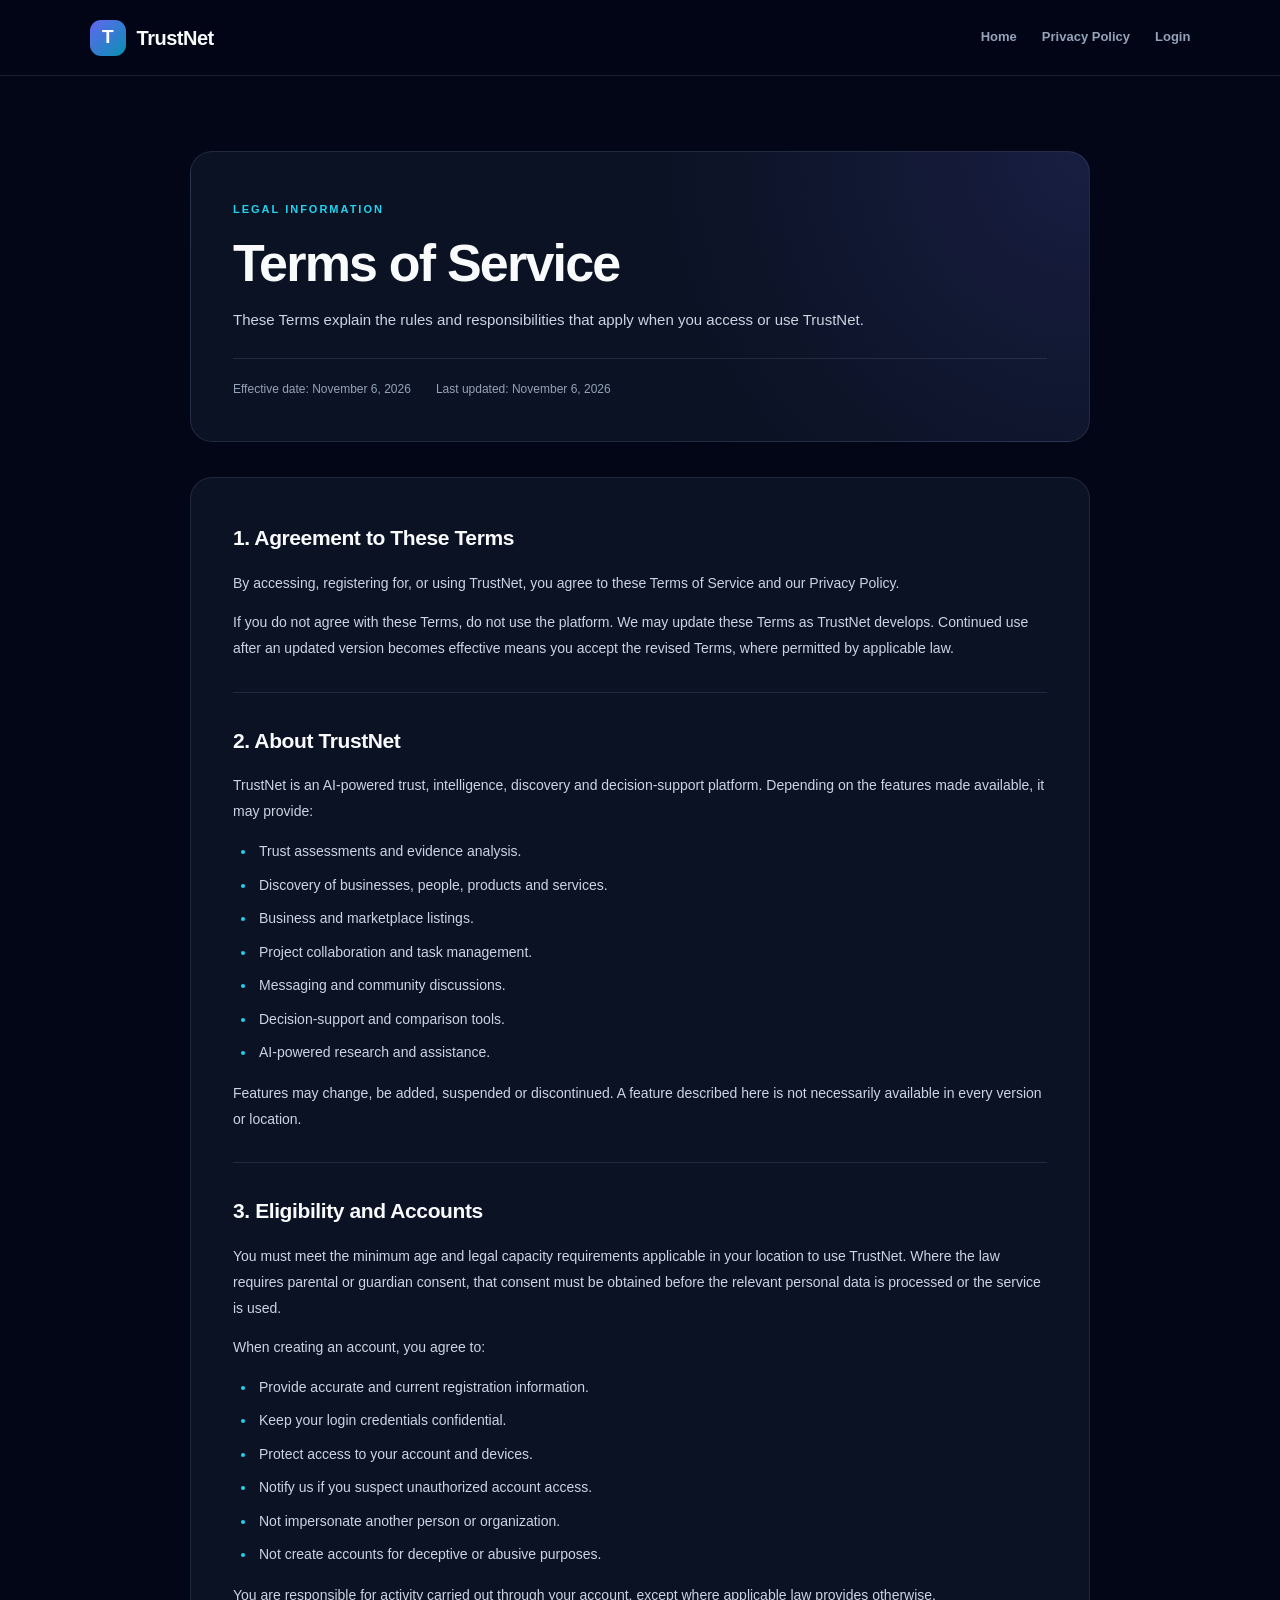
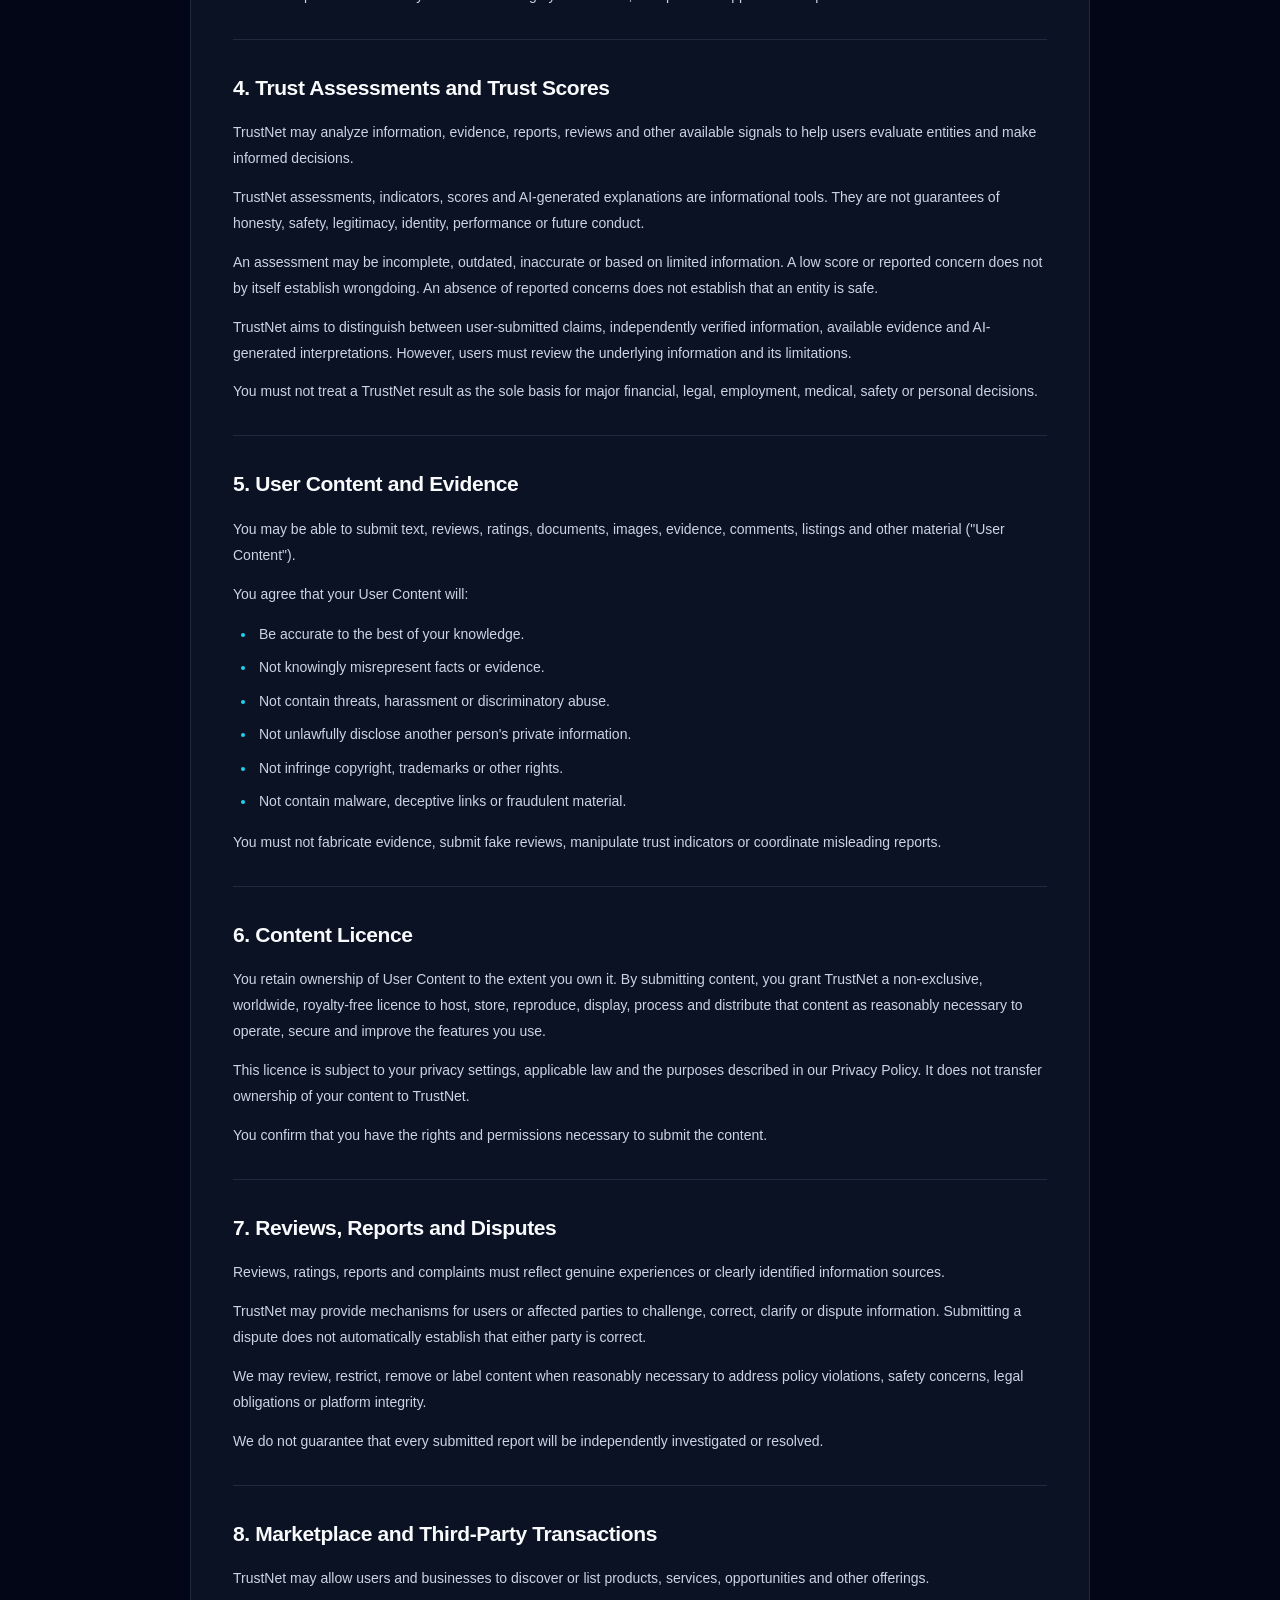
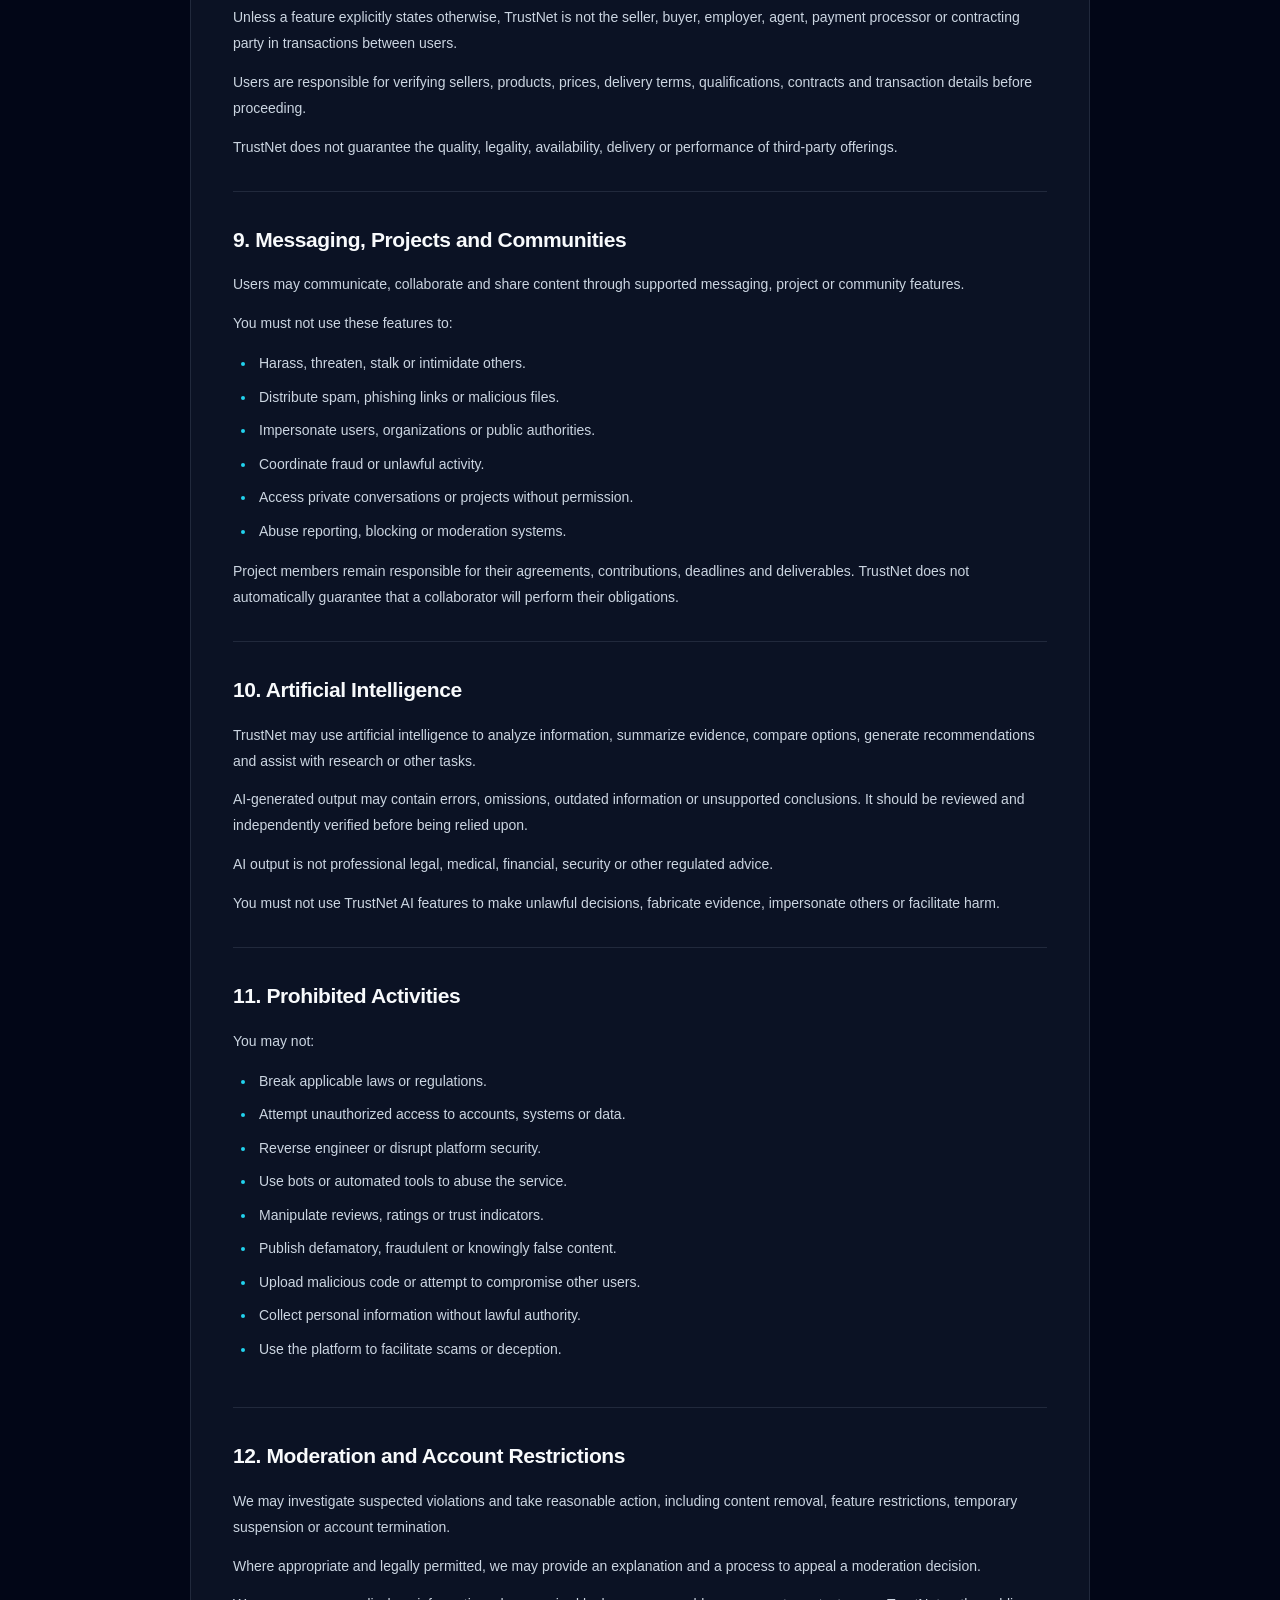
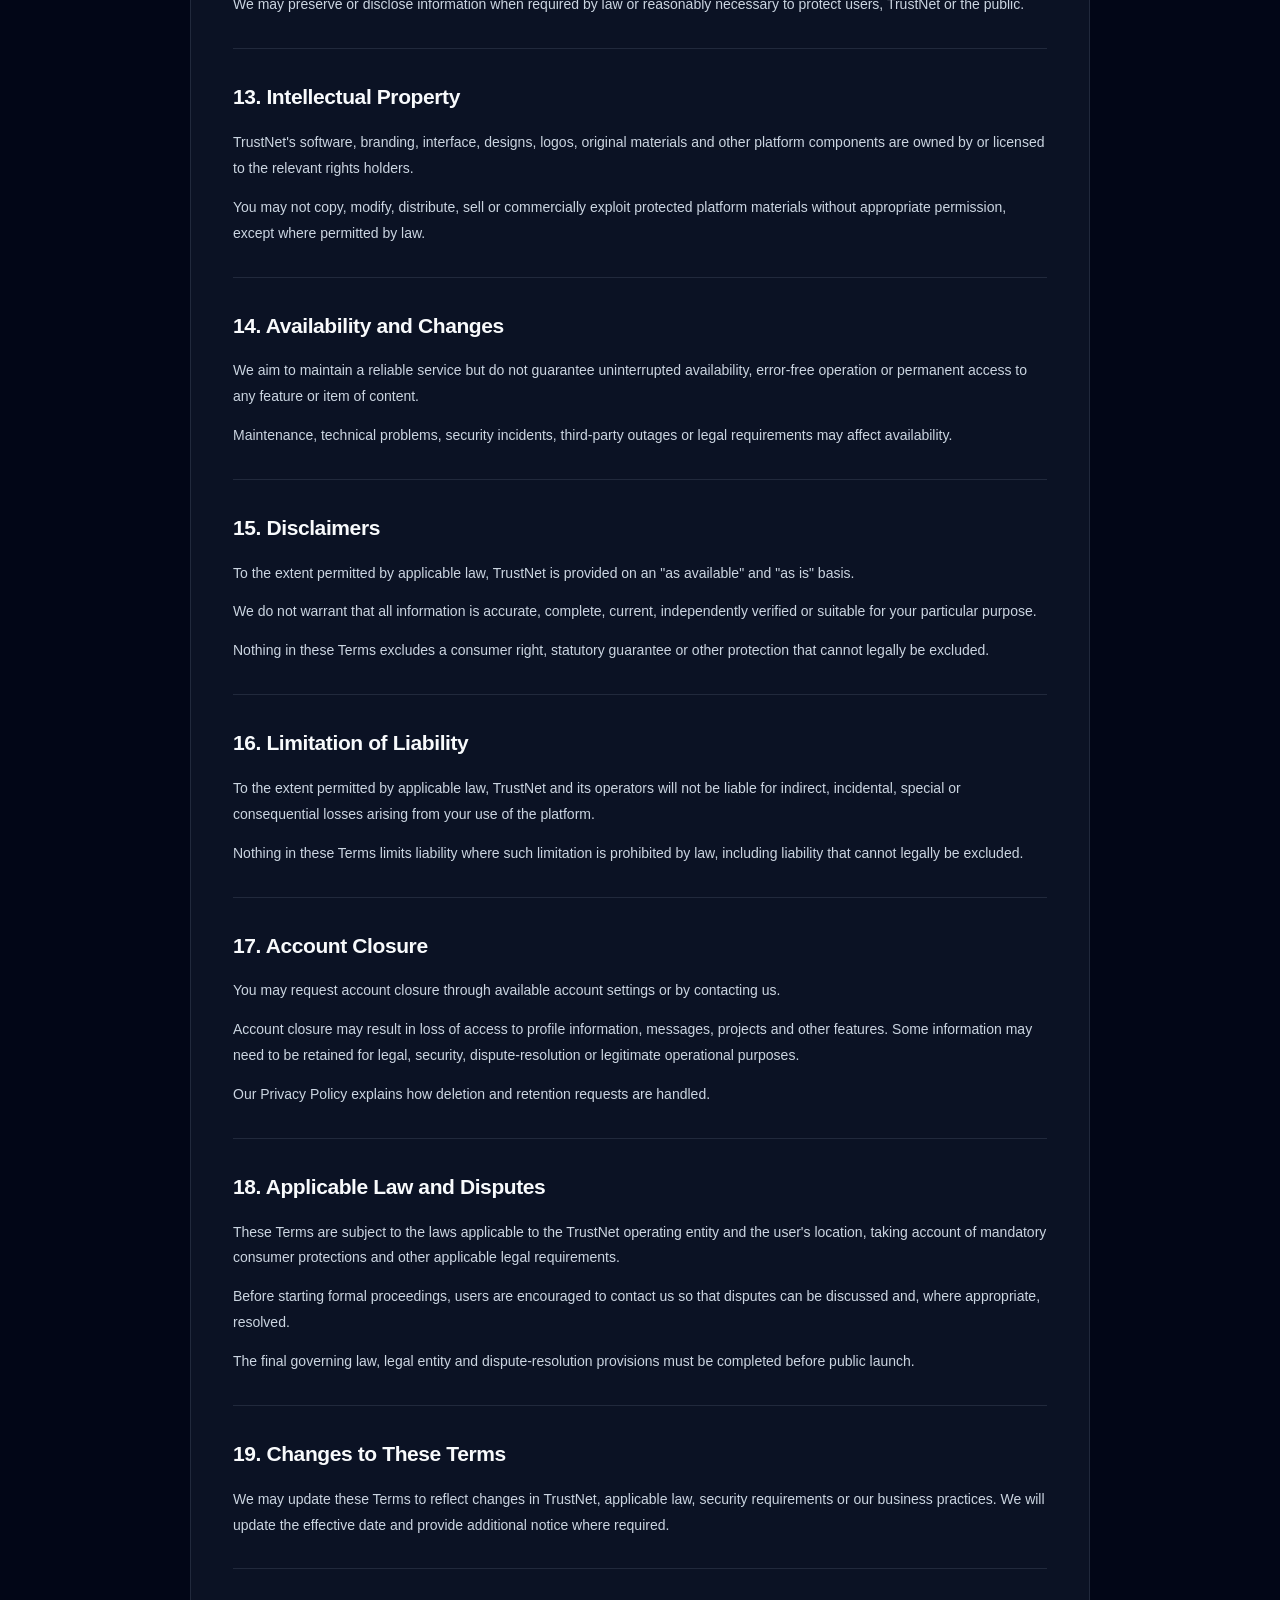
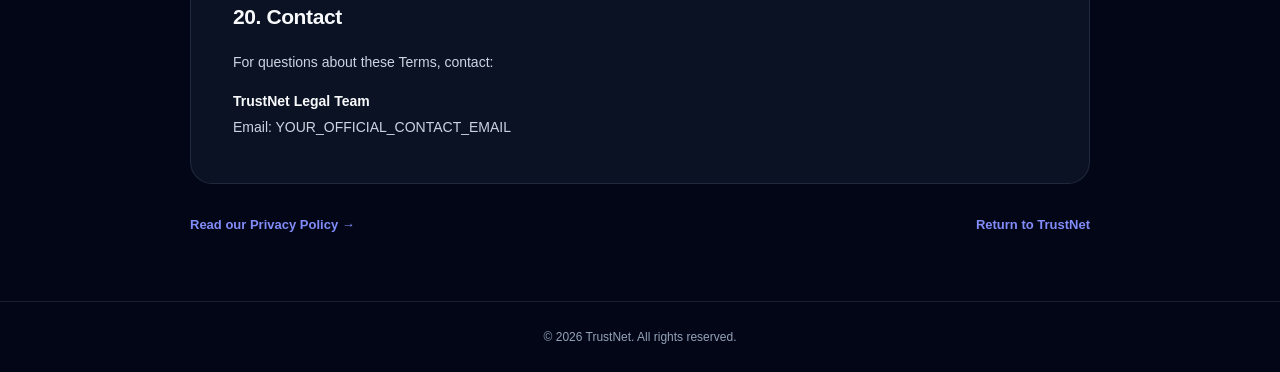
<file: terms.html>
<!DOCTYPE html>
<html lang="en">
<head>
  <meta charset="UTF-8">
  <meta name="viewport" content="width=device-width, initial-scale=1.0">
  <meta name="description" content="Read the TrustNet Terms of Service and understand the rules for using the TrustNet platform.">
  <meta name="theme-color" content="#020617">
  <title>Terms of Service | TrustNet</title>
  <link rel="stylesheet" href="/css/legal.css">
</head>

<body>
  <header class="legal-header">
    <a href="/" class="brand">
      <span class="brand-mark">T</span>
      <span>TrustNet</span>
    </a>

    <nav>
      <a href="/">Home</a>
      <a href="/privacy.html">Privacy Policy</a>
      <a href="/login.html">Login</a>
    </nav>
  </header>

  <main class="legal-container">
    <div class="legal-intro">
      <span class="eyebrow">LEGAL INFORMATION</span>
      <h1>Terms of Service</h1>
      <p>
        These Terms explain the rules and responsibilities that apply
        when you access or use TrustNet.
      </p>
      <div class="legal-meta">
        <span>Effective date: November 6, 2026</span>
        <span>Last updated: November 6, 2026</span>
      </div>
    </div>

    <article class="legal-content">

      <section>
        <h2>1. Agreement to These Terms</h2>
        <p>
          By accessing, registering for, or using TrustNet, you agree
          to these Terms of Service and our Privacy Policy.
        </p>
        <p>
          If you do not agree with these Terms, do not use the platform.
          We may update these Terms as TrustNet develops. Continued use
          after an updated version becomes effective means you accept
          the revised Terms, where permitted by applicable law.
        </p>
      </section>

      <section>
        <h2>2. About TrustNet</h2>
        <p>
          TrustNet is an AI-powered trust, intelligence, discovery and
          decision-support platform. Depending on the features made
          available, it may provide:
        </p>
        <ul>
          <li>Trust assessments and evidence analysis.</li>
          <li>Discovery of businesses, people, products and services.</li>
          <li>Business and marketplace listings.</li>
          <li>Project collaboration and task management.</li>
          <li>Messaging and community discussions.</li>
          <li>Decision-support and comparison tools.</li>
          <li>AI-powered research and assistance.</li>
        </ul>
        <p>
          Features may change, be added, suspended or discontinued.
          A feature described here is not necessarily available in
          every version or location.
        </p>
      </section>

      <section>
        <h2>3. Eligibility and Accounts</h2>
        <p>
          You must meet the minimum age and legal capacity requirements
          applicable in your location to use TrustNet. Where the law
          requires parental or guardian consent, that consent must be
          obtained before the relevant personal data is processed or
          the service is used.
        </p>
        <p>When creating an account, you agree to:</p>
        <ul>
          <li>Provide accurate and current registration information.</li>
          <li>Keep your login credentials confidential.</li>
          <li>Protect access to your account and devices.</li>
          <li>Notify us if you suspect unauthorized account access.</li>
          <li>Not impersonate another person or organization.</li>
          <li>Not create accounts for deceptive or abusive purposes.</li>
        </ul>
        <p>
          You are responsible for activity carried out through your
          account, except where applicable law provides otherwise.
        </p>
      </section>

      <section>
        <h2>4. Trust Assessments and Trust Scores</h2>
        <p>
          TrustNet may analyze information, evidence, reports, reviews
          and other available signals to help users evaluate entities
          and make informed decisions.
        </p>
        <p>
          TrustNet assessments, indicators, scores and AI-generated
          explanations are informational tools. They are not guarantees
          of honesty, safety, legitimacy, identity, performance or
          future conduct.
        </p>
        <p>
          An assessment may be incomplete, outdated, inaccurate or
          based on limited information. A low score or reported concern
          does not by itself establish wrongdoing. An absence of
          reported concerns does not establish that an entity is safe.
        </p>
        <p>
          TrustNet aims to distinguish between user-submitted claims,
          independently verified information, available evidence and
          AI-generated interpretations. However, users must review
          the underlying information and its limitations.
        </p>
        <p>
          You must not treat a TrustNet result as the sole basis for
          major financial, legal, employment, medical, safety or
          personal decisions.
        </p>
      </section>

      <section>
        <h2>5. User Content and Evidence</h2>
        <p>
          You may be able to submit text, reviews, ratings, documents,
          images, evidence, comments, listings and other material
          ("User Content").
        </p>
        <p>You agree that your User Content will:</p>
        <ul>
          <li>Be accurate to the best of your knowledge.</li>
          <li>Not knowingly misrepresent facts or evidence.</li>
          <li>Not contain threats, harassment or discriminatory abuse.</li>
          <li>Not unlawfully disclose another person's private information.</li>
          <li>Not infringe copyright, trademarks or other rights.</li>
          <li>Not contain malware, deceptive links or fraudulent material.</li>
        </ul>
        <p>
          You must not fabricate evidence, submit fake reviews, manipulate
          trust indicators or coordinate misleading reports.
        </p>
      </section>

      <section>
        <h2>6. Content Licence</h2>
        <p>
          You retain ownership of User Content to the extent you own it.
          By submitting content, you grant TrustNet a non-exclusive,
          worldwide, royalty-free licence to host, store, reproduce,
          display, process and distribute that content as reasonably
          necessary to operate, secure and improve the features you use.
        </p>
        <p>
          This licence is subject to your privacy settings, applicable
          law and the purposes described in our Privacy Policy. It does
          not transfer ownership of your content to TrustNet.
        </p>
        <p>
          You confirm that you have the rights and permissions necessary
          to submit the content.
        </p>
      </section>

      <section>
        <h2>7. Reviews, Reports and Disputes</h2>
        <p>
          Reviews, ratings, reports and complaints must reflect genuine
          experiences or clearly identified information sources.
        </p>
        <p>
          TrustNet may provide mechanisms for users or affected parties
          to challenge, correct, clarify or dispute information.
          Submitting a dispute does not automatically establish that
          either party is correct.
        </p>
        <p>
          We may review, restrict, remove or label content when reasonably
          necessary to address policy violations, safety concerns,
          legal obligations or platform integrity.
        </p>
        <p>
          We do not guarantee that every submitted report will be
          independently investigated or resolved.
        </p>
      </section>

      <section>
        <h2>8. Marketplace and Third-Party Transactions</h2>
        <p>
          TrustNet may allow users and businesses to discover or list
          products, services, opportunities and other offerings.
        </p>
        <p>
          Unless a feature explicitly states otherwise, TrustNet is
          not the seller, buyer, employer, agent, payment processor
          or contracting party in transactions between users.
        </p>
        <p>
          Users are responsible for verifying sellers, products,
          prices, delivery terms, qualifications, contracts and
          transaction details before proceeding.
        </p>
        <p>
          TrustNet does not guarantee the quality, legality, availability,
          delivery or performance of third-party offerings.
        </p>
      </section>

      <section>
        <h2>9. Messaging, Projects and Communities</h2>
        <p>
          Users may communicate, collaborate and share content through
          supported messaging, project or community features.
        </p>
        <p>You must not use these features to:</p>
        <ul>
          <li>Harass, threaten, stalk or intimidate others.</li>
          <li>Distribute spam, phishing links or malicious files.</li>
          <li>Impersonate users, organizations or public authorities.</li>
          <li>Coordinate fraud or unlawful activity.</li>
          <li>Access private conversations or projects without permission.</li>
          <li>Abuse reporting, blocking or moderation systems.</li>
        </ul>
        <p>
          Project members remain responsible for their agreements,
          contributions, deadlines and deliverables. TrustNet does not
          automatically guarantee that a collaborator will perform
          their obligations.
        </p>
      </section>

      <section>
        <h2>10. Artificial Intelligence</h2>
        <p>
          TrustNet may use artificial intelligence to analyze information,
          summarize evidence, compare options, generate recommendations
          and assist with research or other tasks.
        </p>
        <p>
          AI-generated output may contain errors, omissions, outdated
          information or unsupported conclusions. It should be reviewed
          and independently verified before being relied upon.
        </p>
        <p>
          AI output is not professional legal, medical, financial,
          security or other regulated advice.
        </p>
        <p>
          You must not use TrustNet AI features to make unlawful
          decisions, fabricate evidence, impersonate others or
          facilitate harm.
        </p>
      </section>

      <section>
        <h2>11. Prohibited Activities</h2>
        <p>You may not:</p>
        <ul>
          <li>Break applicable laws or regulations.</li>
          <li>Attempt unauthorized access to accounts, systems or data.</li>
          <li>Reverse engineer or disrupt platform security.</li>
          <li>Use bots or automated tools to abuse the service.</li>
          <li>Manipulate reviews, ratings or trust indicators.</li>
          <li>Publish defamatory, fraudulent or knowingly false content.</li>
          <li>Upload malicious code or attempt to compromise other users.</li>
          <li>Collect personal information without lawful authority.</li>
          <li>Use the platform to facilitate scams or deception.</li>
        </ul>
      </section>

      <section>
        <h2>12. Moderation and Account Restrictions</h2>
        <p>
          We may investigate suspected violations and take reasonable
          action, including content removal, feature restrictions,
          temporary suspension or account termination.
        </p>
        <p>
          Where appropriate and legally permitted, we may provide an
          explanation and a process to appeal a moderation decision.
        </p>
        <p>
          We may preserve or disclose information when required by law
          or reasonably necessary to protect users, TrustNet or the
          public.
        </p>
      </section>

      <section>
        <h2>13. Intellectual Property</h2>
        <p>
          TrustNet's software, branding, interface, designs, logos,
          original materials and other platform components are owned
          by or licensed to the relevant rights holders.
        </p>
        <p>
          You may not copy, modify, distribute, sell or commercially
          exploit protected platform materials without appropriate
          permission, except where permitted by law.
        </p>
      </section>

      <section>
        <h2>14. Availability and Changes</h2>
        <p>
          We aim to maintain a reliable service but do not guarantee
          uninterrupted availability, error-free operation or permanent
          access to any feature or item of content.
        </p>
        <p>
          Maintenance, technical problems, security incidents,
          third-party outages or legal requirements may affect
          availability.
        </p>
      </section>

      <section>
        <h2>15. Disclaimers</h2>
        <p>
          To the extent permitted by applicable law, TrustNet is
          provided on an "as available" and "as is" basis.
        </p>
        <p>
          We do not warrant that all information is accurate, complete,
          current, independently verified or suitable for your
          particular purpose.
        </p>
        <p>
          Nothing in these Terms excludes a consumer right, statutory
          guarantee or other protection that cannot legally be excluded.
        </p>
      </section>

      <section>
        <h2>16. Limitation of Liability</h2>
        <p>
          To the extent permitted by applicable law, TrustNet and its
          operators will not be liable for indirect, incidental,
          special or consequential losses arising from your use of
          the platform.
        </p>
        <p>
          Nothing in these Terms limits liability where such limitation
          is prohibited by law, including liability that cannot legally
          be excluded.
        </p>
      </section>

      <section>
        <h2>17. Account Closure</h2>
        <p>
          You may request account closure through available account
          settings or by contacting us.
        </p>
        <p>
          Account closure may result in loss of access to profile
          information, messages, projects and other features.
          Some information may need to be retained for legal,
          security, dispute-resolution or legitimate operational
          purposes.
        </p>
        <p>
          Our Privacy Policy explains how deletion and retention
          requests are handled.
        </p>
      </section>

      <section>
        <h2>18. Applicable Law and Disputes</h2>
        <p>
          These Terms are subject to the laws applicable to the
          TrustNet operating entity and the user's location, taking
          account of mandatory consumer protections and other
          applicable legal requirements.
        </p>
        <p>
          Before starting formal proceedings, users are encouraged
          to contact us so that disputes can be discussed and,
          where appropriate, resolved.
        </p>
        <p>
          The final governing law, legal entity and dispute-resolution
          provisions must be completed before public launch.
        </p>
      </section>

      <section>
        <h2>19. Changes to These Terms</h2>
        <p>
          We may update these Terms to reflect changes in TrustNet,
          applicable law, security requirements or our business
          practices. We will update the effective date and provide
          additional notice where required.
        </p>
      </section>

      <section>
        <h2>20. Contact</h2>
        <p>
          For questions about these Terms, contact:
        </p>
        <p>
          <strong>TrustNet Legal Team</strong><br>
          Email: YOUR_OFFICIAL_CONTACT_EMAIL
        </p>
      </section>

    </article>

    <div class="legal-bottom">
      <a href="/privacy.html">Read our Privacy Policy →</a>
      <a href="/">Return to TrustNet</a>
    </div>
  </main>

  <footer class="legal-footer">
    <p>© <span id="currentYear">2026</span> TrustNet. All rights reserved.</p>
  </footer>

  <script>
    document.getElementById("currentYear").textContent =
      new Date().getFullYear();
  </script>
</body>
</html>
</file>
<file: css/index.css>
/* =========================================================
   TRUSTNET 2.0 — LANDING PAGE
   Main stylesheet
========================================================= */


/* =========================================================
   1. DESIGN SYSTEM
========================================================= */

:root {
    --background: #020617;
    --background-secondary: #071126;
    --surface: #0b1730;
    --surface-light: #101f3b;

    --primary: #4263eb;
    --primary-light: #6485ff;
    --secondary: #7048e8;
    --cyan: #22d3ee;

    --text: #f8fafc;
    --text-secondary: #a6b3ca;
    --text-muted: #71819c;

    --border: rgba(148, 163, 184, 0.13);
    --border-light: rgba(148, 163, 184, 0.2);

    --success: #34d399;
    --warning: #fbbf24;

    --container: 1180px;

    --radius-small: 12px;
    --radius-medium: 18px;
    --radius-large: 26px;

    --transition: 0.3s ease;
}


/* =========================================================
   2. RESET
========================================================= */

* {
    margin: 0;
    padding: 0;
    box-sizing: border-box;
}

html {
    scroll-behavior: smooth;
    scroll-padding-top: 100px;
}

body {
    min-height: 100vh;
    overflow-x: hidden;

    background: var(--background);
    color: var(--text);

    font-family:
        Inter,
        ui-sans-serif,
        system-ui,
        -apple-system,
        BlinkMacSystemFont,
        "Segoe UI",
        sans-serif;

    line-height: 1.6;
    -webkit-font-smoothing: antialiased;
}

body,
button,
a {
    -webkit-tap-highlight-color: transparent;
}

a {
    color: inherit;
    text-decoration: none;
}

button {
    font: inherit;
}

button,
a {
    outline-offset: 5px;
}

button:focus-visible,
a:focus-visible {
    outline: 2px solid var(--cyan);
}

img {
    max-width: 100%;
    display: block;
}

::selection {
    background: rgba(66, 99, 235, 0.45);
    color: white;
}

.section-container {
    width: min(var(--container), calc(100% - 48px));
    margin-inline: auto;
}


/* =========================================================
   3. BACKGROUND
========================================================= */

.page-background {
    position: fixed;
    inset: 0;
    z-index: -2;
    overflow: hidden;
    pointer-events: none;
    background:
        radial-gradient(
            ellipse at 50% 0%,
            rgba(30, 64, 175, 0.12),
            transparent 55%
        ),
        var(--background);
}

.background-grid {
    position: absolute;
    inset: 0;

    background-image:
        linear-gradient(
            rgba(148, 163, 184, 0.035) 1px,
            transparent 1px
        ),
        linear-gradient(
            90deg,
            rgba(148, 163, 184, 0.035) 1px,
            transparent 1px
        );

    background-size: 65px 65px;

    mask-image:
        linear-gradient(
            to bottom,
            black,
            transparent 90%
        );
}

.background-glow {
    position: absolute;
    width: 500px;
    height: 500px;
    border-radius: 50%;
    filter: blur(130px);
    opacity: 0.14;
}

.glow-one {
    top: 0;
    left: -200px;
    background: #2563eb;
}

.glow-two {
    top: 500px;
    right: -250px;
    background: #6d28d9;
}

.glow-three {
    top: 1300px;
    left: 25%;
    background: #0891b2;
    opacity: 0.08;
}


/* =========================================================
   4. HEADER
========================================================= */

.site-header {
    position: sticky;
    top: 0;
    z-index: 100;

    width: 100%;

    background: rgba(2, 6, 23, 0.78);
    backdrop-filter: blur(20px);
    -webkit-backdrop-filter: blur(20px);

    border-bottom: 1px solid rgba(148, 163, 184, 0.09);

    transition:
        background var(--transition),
        box-shadow var(--transition);
}

.header-inner {
    width: min(var(--container), calc(100% - 48px));
    height: 82px;
    margin: auto;

    display: flex;
    align-items: center;
    justify-content: space-between;
}

.brand {
    display: inline-flex;
    align-items: center;
    gap: 11px;
    flex-shrink: 0;
}

.brand-mark {
    position: relative;

    width: 36px;
    height: 36px;

    display: grid;
    place-items: center;
}

.brand-mark-ring {
    position: absolute;
    inset: 2px;

    border: 2px solid var(--primary-light);
    border-radius: 11px;

    transform: rotate(45deg);

    box-shadow:
        0 0 15px rgba(66, 99, 235, 0.35);
}

.brand-mark-core {
    width: 12px;
    height: 12px;

    border-radius: 50%;

    background: var(--cyan);

    box-shadow:
        0 0 15px rgba(34, 211, 238, 0.7);
}

.brand-name {
    font-size: 23px;
    font-weight: 800;
    letter-spacing: -1px;
}

.brand-name span {
    color: var(--primary-light);
}

.main-navigation {
    display: flex;
    align-items: center;
    gap: 34px;
}

.main-navigation a {
    color: var(--text-secondary);
    font-size: 13px;
    font-weight: 550;

    transition: color var(--transition);
}

.main-navigation a:hover {
    color: white;
}

.header-actions {
    display: flex;
    align-items: center;
    gap: 24px;
}

.login-link {
    color: var(--text-secondary);
    font-size: 13px;
    font-weight: 600;

    transition: color var(--transition);
}

.login-link:hover {
    color: white;
}

.header-button {
    display: inline-flex;
    align-items: center;
    justify-content: center;

    padding: 11px 20px;

    border: 1px solid rgba(100, 133, 255, 0.4);
    border-radius: 10px;

    background:
        linear-gradient(
            135deg,
            #4263eb,
            #5540c8
        );

    color: white;

    font-size: 13px;
    font-weight: 700;

    box-shadow:
        0 5px 25px rgba(66, 99, 235, 0.2);

    transition: var(--transition);
}

.header-button:hover {
    transform: translateY(-2px);

    box-shadow:
        0 9px 30px rgba(66, 99, 235, 0.35);
}


/* =========================================================
   5. MOBILE NAVIGATION
========================================================= */

.menu-button {
    display: none;

    width: 42px;
    height: 42px;

    flex-direction: column;
    align-items: center;
    justify-content: center;
    gap: 5px;

    border: 1px solid var(--border);
    border-radius: 10px;

    background: var(--surface);

    cursor: pointer;
}

.menu-button span {
    width: 19px;
    height: 2px;

    border-radius: 10px;
    background: white;

    transition: var(--transition);
}

.menu-button.active span:nth-child(1) {
    transform: translateY(7px) rotate(45deg);
}

.menu-button.active span:nth-child(2) {
    opacity: 0;
}

.menu-button.active span:nth-child(3) {
    transform: translateY(-7px) rotate(-45deg);
}

.mobile-navigation {
    display: none;

    padding: 10px 24px 25px;

    background: rgba(2, 6, 23, 0.97);
    border-top: 1px solid var(--border);
}

.mobile-navigation a {
    display: block;
    padding: 13px 5px;

    color: var(--text-secondary);
    font-size: 14px;
    font-weight: 600;
}

.mobile-navigation a:hover {
    color: white;
}

.mobile-navigation .mobile-login {
    margin-top: 10px;
}

.mobile-navigation .mobile-signup {
    padding: 12px 15px;

    border-radius: 10px;

    background: var(--primary);
    color: white;
    text-align: center;
}


/* =========================================================
   6. HERO SECTION
========================================================= */

.hero-section {
    position: relative;
    min-height: 680px;

    display: flex;
    align-items: center;

    padding: 100px 0 110px;
}

.hero-container {
    display: grid;
    grid-template-columns: 1.05fr 0.95fr;

    align-items: center;
    gap: 55px;
}

.hero-content {
    position: relative;
    z-index: 2;
    max-width: 620px;
}

.hero-badge {
    display: inline-flex;
    align-items: center;
    gap: 10px;

    padding: 8px 14px;

    border: 1px solid rgba(100, 133, 255, 0.22);
    border-radius: 100px;

    background: rgba(66, 99, 235, 0.08);

    color: #b8c7ff;

    font-size: 11px;
    font-weight: 700;
    letter-spacing: 0.6px;
}

.badge-dot {
    width: 7px;
    height: 7px;

    border-radius: 50%;
    background: var(--cyan);

    box-shadow: 0 0 12px var(--cyan);
}

.hero-title {
    max-width: 700px;
    margin-top: 28px;

    font-size: clamp(46px, 5.4vw, 72px);
    font-weight: 850;

    letter-spacing: -3.5px;
    line-height: 1.08;
}

.hero-title-gradient {
    display: block;

    background:
        linear-gradient(
            100deg,
            #7192ff,
            #8a70ff,
            #45d7f2
        );

    background-clip: text;
    -webkit-background-clip: text;
    color: transparent;
}

.hero-description {
    max-width: 550px;
    margin-top: 25px;

    color: var(--text-secondary);

    font-size: 15px;
    line-height: 1.9;
}

.hero-actions {
    display: flex;
    flex-wrap: wrap;
    align-items: center;
    gap: 14px;

    margin-top: 34px;
}

.primary-button,
.secondary-button {
    min-height: 51px;

    display: inline-flex;
    align-items: center;
    justify-content: center;
    gap: 15px;

    padding: 0 22px;

    border-radius: 11px;

    font-size: 13px;
    font-weight: 750;

    transition: var(--transition);
}

.primary-button {
    border: 1px solid rgba(100, 133, 255, 0.4);

    background:
        linear-gradient(
            135deg,
            #4263eb,
            #6244dc
        );

    color: white;

    box-shadow:
        0 8px 30px rgba(66, 99, 235, 0.2);
}

.primary-button:hover {
    transform: translateY(-3px);

    box-shadow:
        0 12px 35px rgba(66, 99, 235, 0.38);
}

.button-arrow {
    font-size: 19px;
    transition: transform var(--transition);
}

.primary-button:hover .button-arrow {
    transform: translateX(4px);
}

.secondary-button {
    border: 1px solid var(--border-light);
    background: rgba(255, 255, 255, 0.025);

    color: var(--text);

    backdrop-filter: blur(10px);
}

.secondary-button:hover {
    border-color: rgba(100, 133, 255, 0.55);
    background: rgba(66, 99, 235, 0.1);
}

.hero-note {
    margin-top: 19px;

    color: var(--text-muted);
    font-size: 11px;
}


/* =========================================================
   7. HERO VISUAL
========================================================= */

.hero-visual {
    position: relative;

    width: 100%;
    max-width: 510px;
    aspect-ratio: 1;

    display: grid;
    place-items: center;

    justify-self: end;
}

.visual-orbit {
    position: absolute;

    top: 50%;
    left: 50%;

    border: 1px solid rgba(100, 133, 255, 0.17);
    border-radius: 50%;

    transform: translate(-50%, -50%);
}

.orbit-one {
    width: 54%;
    height: 54%;

    border-color: rgba(34, 211, 238, 0.3);
}

.orbit-two {
    width: 76%;
    height: 76%;

    border-style: dashed;
    animation: orbit-rotate 45s linear infinite;
}

.orbit-three {
    width: 96%;
    height: 96%;

    border-color: rgba(112, 72, 232, 0.18);
}

.trust-core {
    position: relative;
    z-index: 2;

    width: 175px;
    height: 175px;

    display: grid;
    place-items: center;

    border: 1px solid rgba(100, 133, 255, 0.55);
    border-radius: 50%;

    background:
        radial-gradient(
            circle,
            rgba(66, 99, 235, 0.24),
            rgba(2, 6, 23, 0.95) 72%
        );

    box-shadow:
        0 0 65px rgba(66, 99, 235, 0.28),
        inset 0 0 40px rgba(66, 99, 235, 0.12);
}

.trust-core::before {
    content: "";

    position: absolute;
    inset: 12px;

    border: 1px solid rgba(34, 211, 238, 0.35);
    border-radius: 50%;

    animation: core-pulse 4s ease-in-out infinite;
}

.trust-core-inner {
    display: flex;
    flex-direction: column;
    align-items: center;
    gap: 8px;
}

.trust-core-check {
    width: 48px;
    height: 48px;

    display: grid;
    place-items: center;

    border-radius: 15px;

    background:
        linear-gradient(
            135deg,
            #4263eb,
            #22d3ee
        );

    color: white;

    font-size: 28px;

    box-shadow:
        0 0 30px rgba(34, 211, 238, 0.35);
}

.trust-core-label {
    color: white;

    font-size: 12px;
    font-weight: 850;
    letter-spacing: 3px;
}

.floating-card {
    position: absolute;
    z-index: 4;

    display: flex;
    align-items: center;
    gap: 12px;

    min-width: 165px;
    padding: 13px 15px;

    border: 1px solid rgba(148, 163, 184, 0.17);
    border-radius: 14px;

    background: rgba(10, 24, 48, 0.9);

    box-shadow:
        0 15px 45px rgba(0, 0, 0, 0.25);

    backdrop-filter: blur(15px);
    animation: float-card 5s ease-in-out infinite;
}

.floating-card-icon {
    width: 35px;
    height: 35px;

    display: grid;
    place-items: center;

    flex-shrink: 0;

    border-radius: 10px;

    background: rgba(66, 99, 235, 0.16);

    color: #91a9ff;
    font-size: 19px;
}

.floating-card strong,
.floating-card span {
    display: block;
}

.floating-card strong {
    color: white;
    font-size: 11px;
}

.floating-card div:last-child span {
    margin-top: 2px;

    color: var(--text-muted);
    font-size: 10px;
}

.card-top {
    top: 15%;
    left: 2%;
}

.card-right {
    top: 43%;
    right: -3%;
    animation-delay: -1.5s;
}

.card-bottom {
    bottom: 13%;
    left: 10%;
    animation-delay: -3s;
}

.visual-particle {
    position: absolute;

    width: 6px;
    height: 6px;

    border-radius: 50%;

    background: var(--cyan);

    box-shadow:
        0 0 15px var(--cyan);
}

.particle-one {
    top: 17%;
    right: 26%;
}

.particle-two {
    top: 65%;
    left: 7%;
}

.particle-three {
    right: 16%;
    bottom: 20%;
}

.particle-four {
    top: 32%;
    left: 24%;
}


/* =========================================================
   8. STATEMENT SECTION
========================================================= */

.statement-section {
    position: relative;

    padding: 105px 0;

    border-top: 1px solid rgba(148, 163, 184, 0.07);
    border-bottom: 1px solid rgba(148, 163, 184, 0.07);

    background:
        linear-gradient(
            90deg,
            rgba(66, 99, 235, 0.035),
            rgba(112, 72, 232, 0.045)
        );
}

.statement-container {
    max-width: 850px;
    text-align: center;
}

.section-label {
    color: var(--cyan);

    font-size: 10px;
    font-weight: 800;
    letter-spacing: 2.5px;
}

.statement-container h2 {
    margin-top: 22px;

    font-size: clamp(32px, 4vw, 49px);
    line-height: 1.2;
    letter-spacing: -1.8px;
}

.statement-container h2 span {
    display: block;
    color: var(--primary-light);
}

.statement-container > p:last-child {
    max-width: 680px;
    margin: 22px auto 0;

    color: var(--text-secondary);

    font-size: 14px;
    line-height: 1.9;
}


/* =========================================================
   9. SECTION HEADERS
========================================================= */

.how-section,
.signals-section,
.areas-section {
    padding: 115px 0;
}

.section-header {
    display: flex;
    justify-content: space-between;
    align-items: end;
    gap: 40px;

    margin-bottom: 45px;
}

.section-header h2 {
    max-width: 600px;
    margin-top: 16px;

    font-size: clamp(32px, 4vw, 47px);
    line-height: 1.2;
    letter-spacing: -1.8px;
}

.section-header h2 span {
    display: block;
    color: var(--primary-light);
}

.section-header-description {
    max-width: 360px;

    color: var(--text-secondary);

    font-size: 13px;
    line-height: 1.9;
}

.section-header.centered {
    flex-direction: column;
    align-items: center;

    text-align: center;
}

.section-header.centered h2 span {
    display: inline;
}

.section-header.centered .section-header-description {
    max-width: 600px;
}


/* =========================================================
   10. PROCESS CARDS
========================================================= */

.process-grid {
    display: grid;
    grid-template-columns: repeat(3, 1fr);
    gap: 20px;
}

.process-card {
    position: relative;
    overflow: hidden;

    min-height: 265px;
    padding: 30px;

    border: 1px solid var(--border);
    border-radius: var(--radius-large);

    background:
        linear-gradient(
            145deg,
            rgba(15, 31, 59, 0.9),
            rgba(7, 17, 38, 0.85)
        );

    transition: var(--transition);
}

.process-card:hover {
    transform: translateY(-7px);

    border-color: rgba(100, 133, 255, 0.4);

    box-shadow:
        0 20px 50px rgba(0, 0, 0, 0.2);
}

.process-card.featured {
    border-color: rgba(100, 133, 255, 0.35);

    background:
        linear-gradient(
            145deg,
            rgba(37, 60, 130, 0.3),
            rgba(10, 24, 48, 0.95)
        );
}

.process-number {
    position: absolute;
    top: 22px;
    right: 25px;

    color: rgba(148, 163, 184, 0.2);

    font-size: 25px;
    font-weight: 850;
}

.process-icon {
    width: 52px;
    height: 52px;

    display: grid;
    place-items: center;

    border: 1px solid rgba(100, 133, 255, 0.2);
    border-radius: 15px;

    background: rgba(66, 99, 235, 0.12);

    color: #8fa7ff;
    font-size: 24px;
}

.process-card h3 {
    margin-top: 26px;

    font-size: 19px;
    font-weight: 750;
}

.process-card p {
    margin-top: 12px;

    color: var(--text-secondary);

    font-size: 12px;
    line-height: 1.9;
}


/* =========================================================
   11. TRUST INTELLIGENCE
========================================================= */

.signals-section {
    position: relative;

    background:
        linear-gradient(
            180deg,
            rgba(7, 17, 38, 0.2),
            rgba(12, 27, 55, 0.42)
        );

    border-top: 1px solid rgba(148, 163, 184, 0.07);
    border-bottom: 1px solid rgba(148, 163, 184, 0.07);
}

.signals-layout {
    display: grid;
    grid-template-columns: 0.9fr 1.1fr;

    align-items: center;
    gap: 80px;
}

.signals-content h2 {
    margin-top: 18px;

    font-size: clamp(35px, 4vw, 49px);
    line-height: 1.2;
    letter-spacing: -1.8px;
}

.signals-content h2 span {
    display: block;
    color: var(--primary-light);
}

.signals-content > p:not(.section-label) {
    margin-top: 22px;

    color: var(--text-secondary);

    font-size: 13px;
    line-height: 2;
}

.text-button {
    display: inline-flex;
    align-items: center;
    gap: 12px;

    margin-top: 28px;

    color: #9ab0ff;

    font-size: 13px;
    font-weight: 750;

    transition: var(--transition);
}

.text-button:hover {
    gap: 17px;
    color: white;
}

.text-button span {
    font-size: 20px;
}


/* =========================================================
   12. SIGNAL PANEL
========================================================= */

.signal-panel {
    padding: 28px;

    border: 1px solid rgba(100, 133, 255, 0.2);
    border-radius: 23px;

    background:
        linear-gradient(
            145deg,
            rgba(16, 32, 61, 0.95),
            rgba(6, 16, 35, 0.98)
        );

    box-shadow:
        0 25px 70px rgba(0, 0, 0, 0.25);
}

.signal-panel-header {
    display: flex;
    align-items: center;
    justify-content: space-between;

    padding-bottom: 20px;

    border-bottom: 1px solid var(--border);
}

.signal-panel-header div span,
.signal-panel-header div strong {
    display: block;
}

.signal-panel-header div span {
    color: var(--text-muted);
    font-size: 10px;
}

.signal-panel-header div strong {
    margin-top: 5px;
    font-size: 14px;
}

.analysis-status {
    padding: 6px 10px;

    border: 1px solid rgba(34, 211, 238, 0.18);
    border-radius: 100px;

    background: rgba(34, 211, 238, 0.08);

    color: var(--cyan);

    font-size: 9px;
    font-weight: 800;
    letter-spacing: 1px;
}

.score-area {
    display: flex;
    align-items: center;
    gap: 24px;

    padding: 28px 0;
}

.score-circle {
    width: 112px;
    height: 112px;

    flex-shrink: 0;

    display: grid;
    place-items: center;

    border-radius: 50%;

    background:
        radial-gradient(
            circle,
            #102247 56%,
            transparent 58%
        );

    border: 5px solid rgba(100, 133, 255, 0.6);

    box-shadow:
        0 0 25px rgba(66, 99, 235, 0.15);
}

.score-circle > div {
    display: flex;
    align-items: baseline;
}

.score-circle strong {
    font-size: 32px;
    line-height: 1;
}

.score-circle span {
    color: var(--text-muted);
    font-size: 10px;
}

.score-status {
    color: var(--cyan);
    font-size: 13px;
    font-weight: 750;
}

.score-description p {
    margin-top: 8px;

    color: var(--text-secondary);

    font-size: 11px;
    line-height: 1.8;
}

.signal-list {
    border-top: 1px solid var(--border);
}

.signal-row {
    display: flex;
    align-items: center;
    justify-content: space-between;
    gap: 15px;

    padding: 14px 0;

    border-bottom: 1px solid rgba(148, 163, 184, 0.07);
}

.signal-row:last-child {
    border-bottom: none;
}

.signal-name {
    color: var(--text-secondary);
    font-size: 11px;
}

.signal-value {
    font-size: 10px;
    font-weight: 750;
}

.signal-value.positive {
    color: var(--success);
}

.signal-value.neutral {
    color: var(--warning);
}


/* =========================================================
   13. PLATFORM MODULES
========================================================= */

.areas-section {
    position: relative;
}

.areas-grid {
    display: grid;
    grid-template-columns: repeat(3, 1fr);
    gap: 18px;
}

.area-card {
    min-height: 205px;
    padding: 25px;

    border: 1px solid var(--border);
    border-radius: 18px;

    background:
        linear-gradient(
            145deg,
            rgba(14, 29, 56, 0.75),
            rgba(6, 16, 34, 0.8)
        );

    transition: var(--transition);
}

.area-card:hover {
    transform: translateY(-6px);

    border-color: rgba(100, 133, 255, 0.45);

    background:
        linear-gradient(
            145deg,
            rgba(26, 47, 91, 0.65),
            rgba(8, 20, 43, 0.95)
        );

    box-shadow:
        0 18px 40px rgba(0, 0, 0, 0.2);
}

.area-icon {
    width: 43px;
    height: 43px;

    display: grid;
    place-items: center;

    border: 1px solid rgba(100, 133, 255, 0.18);
    border-radius: 12px;

    background: rgba(66, 99, 235, 0.12);

    color: #8fa7ff;
    font-size: 21px;
}

.area-card h3 {
    margin-top: 19px;

    font-size: 15px;
    font-weight: 750;
}

.area-card p {
    margin-top: 9px;

    color: var(--text-secondary);

    font-size: 11px;
    line-height: 1.85;
}


/* =========================================================
   14. FINAL CTA
========================================================= */

.final-cta-section {
    position: relative;
    overflow: hidden;

    padding: 85px 0 110px;
}

.final-cta-glow {
    position: absolute;

    width: 650px;
    height: 400px;

    top: 50%;
    left: 50%;

    border-radius: 50%;

    background: rgba(66, 99, 235, 0.17);

    filter: blur(120px);

    transform: translate(-50%, -50%);
}

.final-cta {
    position: relative;
    z-index: 1;

    max-width: 900px;
    margin: auto;

    padding: 65px 35px;

    border: 1px solid rgba(100, 133, 255, 0.28);
    border-radius: 28px;

    background:
        linear-gradient(
            135deg,
            rgba(21, 42, 91, 0.8),
            rgba(8, 19, 42, 0.95)
        );

    text-align: center;

    box-shadow:
        0 30px 90px rgba(0, 0, 0, 0.3);
}

.final-cta-badge {
    display: inline-block;

    padding: 8px 14px;

    border: 1px solid rgba(34, 211, 238, 0.2);
    border-radius: 100px;

    background: rgba(34, 211, 238, 0.08);

    color: var(--cyan);

    font-size: 10px;
    font-weight: 800;
    letter-spacing: 1px;
}

.final-cta h2 {
    margin-top: 24px;

    font-size: clamp(33px, 4.8vw, 53px);
    line-height: 1.2;
    letter-spacing: -2px;
}

.final-cta h2 span {
    display: block;
    color: #91a9ff;
}

.final-cta > p {
    max-width: 570px;
    margin: 18px auto 0;

    color: var(--text-secondary);

    font-size: 13px;
    line-height: 1.9;
}

.final-cta-actions {
    display: flex;
    flex-direction: column;
    align-items: center;
    gap: 20px;

    margin-top: 32px;
}

.primary-button.large {
    min-height: 55px;
    padding-inline: 26px;
}

.final-login {
    color: var(--text-muted);
    font-size: 12px;
}

.final-login span {
    margin-left: 5px;

    color: #9ab0ff;
    font-weight: 750;
}

.final-login:hover span {
    color: white;
}


/* =========================================================
   15. FOOTER
========================================================= */

.site-footer {
    border-top: 1px solid var(--border);

    background: rgba(2, 6, 23, 0.8);
}

.footer-inner {
    min-height: 105px;

    display: flex;
    align-items: center;
    justify-content: space-between;
    gap: 25px;
}

.footer-inner > p {
    color: var(--text-muted);
    font-size: 11px;
}

.footer-links {
    display: flex;
    gap: 22px;
}

.footer-links a {
    color: var(--text-muted);
    font-size: 11px;

    transition: color var(--transition);
}

.footer-links a:hover {
    color: white;
}


/* =========================================================
   16. ANIMATIONS
========================================================= */

@keyframes orbit-rotate {
    from {
        transform: translate(-50%, -50%) rotate(0deg);
    }

    to {
        transform: translate(-50%, -50%) rotate(360deg);
    }
}

@keyframes float-card {
    0%, 100% {
        transform: translateY(0);
    }

    50% {
        transform: translateY(-10px);
    }
}

@keyframes core-pulse {
    0%, 100% {
        transform: scale(1);
        opacity: 0.6;
    }

    50% {
        transform: scale(1.07);
        opacity: 1;
    }
}


/* =========================================================
   17. TABLET
========================================================= */

@media (max-width: 1000px) {

    .main-navigation {
        gap: 20px;
    }

    .main-navigation a {
        font-size: 12px;
    }

    .hero-container {
        gap: 25px;
    }

    .hero-title {
        font-size: 55px;
    }

    .hero-visual {
        max-width: 420px;
    }

    .trust-core {
        width: 145px;
        height: 145px;
    }

    .floating-card {
        min-width: 145px;
        padding: 10px;
    }

    .signals-layout {
        gap: 45px;
    }

    .areas-grid {
        grid-template-columns: repeat(2, 1fr);
    }
}


/* =========================================================
   18. MOBILE
========================================================= */

@media (max-width: 760px) {

    html {
        scroll-padding-top: 75px;
    }

    .section-container {
        width: min(100% - 36px, var(--container));
    }

    .header-inner {
        width: calc(100% - 36px);
        height: 72px;
    }

    .main-navigation,
    .header-actions {
        display: none;
    }

    .menu-button {
        display: flex;
    }

    .mobile-navigation.active {
        display: block;
        animation: mobile-menu-in 0.25s ease;
    }

    .hero-section {
        min-height: auto;
        padding: 80px 0 65px;
    }

    .hero-container {
        grid-template-columns: 1fr;
        gap: 35px;
    }

    .hero-content {
        text-align: center;
        margin-inline: auto;
    }

    .hero-title {
        margin-top: 23px;

        font-size: clamp(42px, 9vw, 58px);
        letter-spacing: -2.5px;
    }

    .hero-description {
        margin-inline: auto;
        font-size: 13px;
    }

    .hero-actions {
        justify-content: center;
    }

    .hero-visual {
        width: min(100%, 430px);
        justify-self: center;
    }

    .statement-section {
        padding: 75px 0;
    }

    .statement-container h2 {
        font-size: 35px;
    }

    .how-section,
    .signals-section,
    .areas-section {
        padding: 80px 0;
    }

    .section-header {
        flex-direction: column;
        align-items: flex-start;
        gap: 18px;
    }

    .section-header h2 {
        font-size: 36px;
    }

    .section-header-description {
        max-width: 550px;
    }

    .process-grid {
        grid-template-columns: 1fr;
    }

    .process-card {
        min-height: 220px;
    }

    .signals-layout {
        grid-template-columns: 1fr;
        gap: 40px;
    }

    .signals-content {
        text-align: center;
    }

    .signals-content h2 {
        font-size: 38px;
    }

    .signal-panel {
        padding: 21px;
    }

    .areas-grid {
        grid-template-columns: repeat(2, 1fr);
        gap: 12px;
    }

    .area-card {
        min-height: 205px;
        padding: 19px;
    }

    .final-cta-section {
        padding: 60px 0 75px;
    }

    .final-cta {
        padding: 50px 23px;
    }

    .footer-inner {
        padding: 30px 0;

        flex-direction: column;
        justify-content: center;
        text-align: center;
    }
}


/* =========================================================
   19. SMALL MOBILE
========================================================= */

@media (max-width: 450px) {

    .brand-name {
        font-size: 21px;
    }

    .hero-section {
        padding-top: 65px;
    }

    .hero-title {
        font-size: 42px;
    }

    .hero-badge {
        font-size: 9px;
    }

    .hero-actions {
        flex-direction: column;
        align-items: stretch;
    }

    .primary-button,
    .secondary-button {
        width: 100%;
    }

    .hero-visual {
        width: 100%;
        max-width: 340px;
    }

    .trust-core {
        width: 120px;
        height: 120px;
    }

    .trust-core-check {
        width: 39px;
        height: 39px;
        font-size: 22px;
    }

    .floating-card {
        min-width: 125px;
        gap: 8px;
        padding: 9px;
    }

    .floating-card-icon {
        width: 29px;
        height: 29px;
        font-size: 15px;
    }

    .floating-card strong {
        font-size: 9px;
    }

    .floating-card div:last-child span {
        font-size: 8px;
    }

    .card-right {
        right: -2%;
    }

    .statement-container h2 {
        font-size: 30px;
    }

    .section-header h2 {
        font-size: 32px;
    }

    .areas-grid {
        grid-template-columns: 1fr;
    }

    .area-card {
        min-height: auto;
        padding: 23px;
    }

    .score-area {
        align-items: flex-start;
        gap: 14px;
    }

    .score-circle {
        width: 90px;
        height: 90px;
    }

    .score-circle strong {
        font-size: 26px;
    }

    .score-description p {
        font-size: 10px;
    }

    .signal-name {
        font-size: 10px;
    }

    .signal-value {
        font-size: 9px;
    }

    .final-cta h2 {
        font-size: 34px;
    }

    .footer-links {
        gap: 18px;
    }
}


/* =========================================================
   20. ACCESSIBILITY
========================================================= */

@keyframes mobile-menu-in {
    from {
        opacity: 0;
        transform: translateY(-7px);
    }

    to {
        opacity: 1;
        transform: translateY(0);
    }
}

@media (prefers-reduced-motion: reduce) {

    *,
    *::before,
    *::after {
        scroll-behavior: auto !important;
        animation-duration: 0.01ms !important;
        animation-iteration-count: 1 !important;
        transition-duration: 0.01ms !important;
    }

}
.site-header.scrolled {
    background: rgba(2, 6, 23, 0.96);
    box-shadow: 0 8px 30px rgba(0, 0, 0, 0.2);
}
</file>
<file: css/legal.css>
/* ==========================================
   TRUSTNET LEGAL PAGES
   File: css/legal.css
========================================== */

:root {
  --background: #020617;
  --surface: #0b1224;
  --surface-light: #111c32;
  --border: rgba(148, 163, 184, 0.16);

  --primary: #6366f1;
  --primary-light: #818cf8;
  --cyan: #22d3ee;

  --text: #f8fafc;
  --text-secondary: #cbd5e1;
  --muted: #94a3b8;

  --radius: 16px;
}

* {
  margin: 0;
  padding: 0;
  box-sizing: border-box;
}

html {
  scroll-behavior: smooth;
}

body {
  min-height: 100vh;
  background: var(--background);
  color: var(--text);
  font-family: Inter, -apple-system, BlinkMacSystemFont,
    "Segoe UI", sans-serif;
  line-height: 1.7;
}

/* HEADER */

.legal-header {
  width: 100%;
  min-height: 76px;
  padding: 16px 7%;
  display: flex;
  align-items: center;
  justify-content: space-between;
  gap: 25px;
  border-bottom: 1px solid var(--border);
  background: rgba(2, 6, 23, 0.94);
}

.brand {
  display: inline-flex;
  align-items: center;
  gap: 11px;
  color: var(--text);
  text-decoration: none;
  font-size: 20px;
  font-weight: 800;
  letter-spacing: -0.5px;
}

.brand-mark {
  width: 36px;
  height: 36px;
  display: grid;
  place-items: center;
  border-radius: 11px;
  background: linear-gradient(135deg, #6366f1, #0891b2);
  color: white;
  font-size: 19px;
}

.legal-header nav {
  display: flex;
  align-items: center;
  gap: 25px;
}

.legal-header nav a {
  color: var(--muted);
  font-size: 13px;
  font-weight: 600;
  text-decoration: none;
  transition: color 0.2s ease;
}

.legal-header nav a:hover {
  color: var(--cyan);
}

/* MAIN CONTAINER */

.legal-container {
  width: min(900px, 90%);
  margin: 0 auto;
  padding: 75px 0 65px;
}

/* INTRO */

.legal-intro {
  padding: 42px;
  margin-bottom: 35px;
  border: 1px solid var(--border);
  border-radius: 22px;
  background:
    radial-gradient(
      circle at top right,
      rgba(99, 102, 241, 0.14),
      transparent 45%
    ),
    var(--surface);
}

.eyebrow {
  display: inline-block;
  margin-bottom: 15px;
  color: var(--cyan);
  font-size: 11px;
  font-weight: 800;
  letter-spacing: 2px;
}

.legal-intro h1 {
  margin-bottom: 14px;
  font-size: clamp(34px, 6vw, 52px);
  font-weight: 850;
  line-height: 1.15;
  letter-spacing: -1.8px;
}

.legal-intro > p {
  max-width: 650px;
  color: var(--text-secondary);
  font-size: 15px;
}

.legal-meta {
  display: flex;
  flex-wrap: wrap;
  gap: 12px 25px;
  margin-top: 25px;
  padding-top: 20px;
  border-top: 1px solid var(--border);
  color: var(--muted);
  font-size: 12px;
}

/* CONTENT */

.legal-content {
  padding: 42px;
  border: 1px solid var(--border);
  border-radius: 22px;
  background: var(--surface);
}

.legal-content section {
  padding: 0 0 30px;
  margin-bottom: 30px;
  border-bottom: 1px solid var(--border);
}

.legal-content section:last-child {
  padding-bottom: 0;
  margin-bottom: 0;
  border-bottom: none;
}

.legal-content h2 {
  margin-bottom: 15px;
  color: var(--text);
  font-size: 21px;
  font-weight: 750;
  letter-spacing: -0.4px;
}

.legal-content h3 {
  margin: 22px 0 9px;
  color: var(--primary-light);
  font-size: 15px;
  font-weight: 700;
}

.legal-content p {
  margin-bottom: 13px;
  color: var(--text-secondary);
  font-size: 14px;
  line-height: 1.85;
}

.legal-content p:last-child {
  margin-bottom: 0;
}

.legal-content ul {
  display: grid;
  gap: 9px;
  margin: 14px 0 16px;
  padding-left: 23px;
}

.legal-content li {
  padding-left: 3px;
  color: var(--text-secondary);
  font-size: 14px;
  line-height: 1.75;
}

.legal-content li::marker {
  color: var(--cyan);
}

.legal-content strong {
  color: var(--text);
}

/* BOTTOM LINKS */

.legal-bottom {
  display: flex;
  flex-wrap: wrap;
  align-items: center;
  justify-content: space-between;
  gap: 18px;
  margin-top: 30px;
}

.legal-bottom a {
  color: var(--primary-light);
  font-size: 13px;
  font-weight: 700;
  text-decoration: none;
  transition: color 0.2s ease;
}

.legal-bottom a:hover {
  color: var(--cyan);
}

/* FOOTER */

.legal-footer {
  padding: 25px 7%;
  border-top: 1px solid var(--border);
  text-align: center;
}

.legal-footer p {
  color: var(--muted);
  font-size: 12px;
}

/* RESPONSIVE */

@media (max-width: 650px) {
  .legal-header {
    padding: 15px 5%;
    align-items: flex-start;
    flex-direction: column;
  }

  .legal-header nav {
    width: 100%;
    flex-wrap: wrap;
    gap: 15px 20px;
  }

  .legal-container {
    width: 92%;
    padding: 35px 0 45px;
  }

  .legal-intro {
    padding: 27px 22px;
    border-radius: 16px;
  }

  .legal-content {
    padding: 26px 21px;
    border-radius: 16px;
  }

  .legal-intro h1 {
    font-size: 36px;
  }

  .legal-content h2 {
    font-size: 19px;
  }

  .legal-content p,
  .legal-content li {
    font-size: 13px;
  }

  .legal-bottom {
    flex-direction: column;
    align-items: flex-start;
  }
}

@media (prefers-reduced-motion: reduce) {
  html {
    scroll-behavior: auto;
  }

  *,
  *::before,
  *::after {
    transition-duration: 0.01ms !important;
  }
}
</file>
